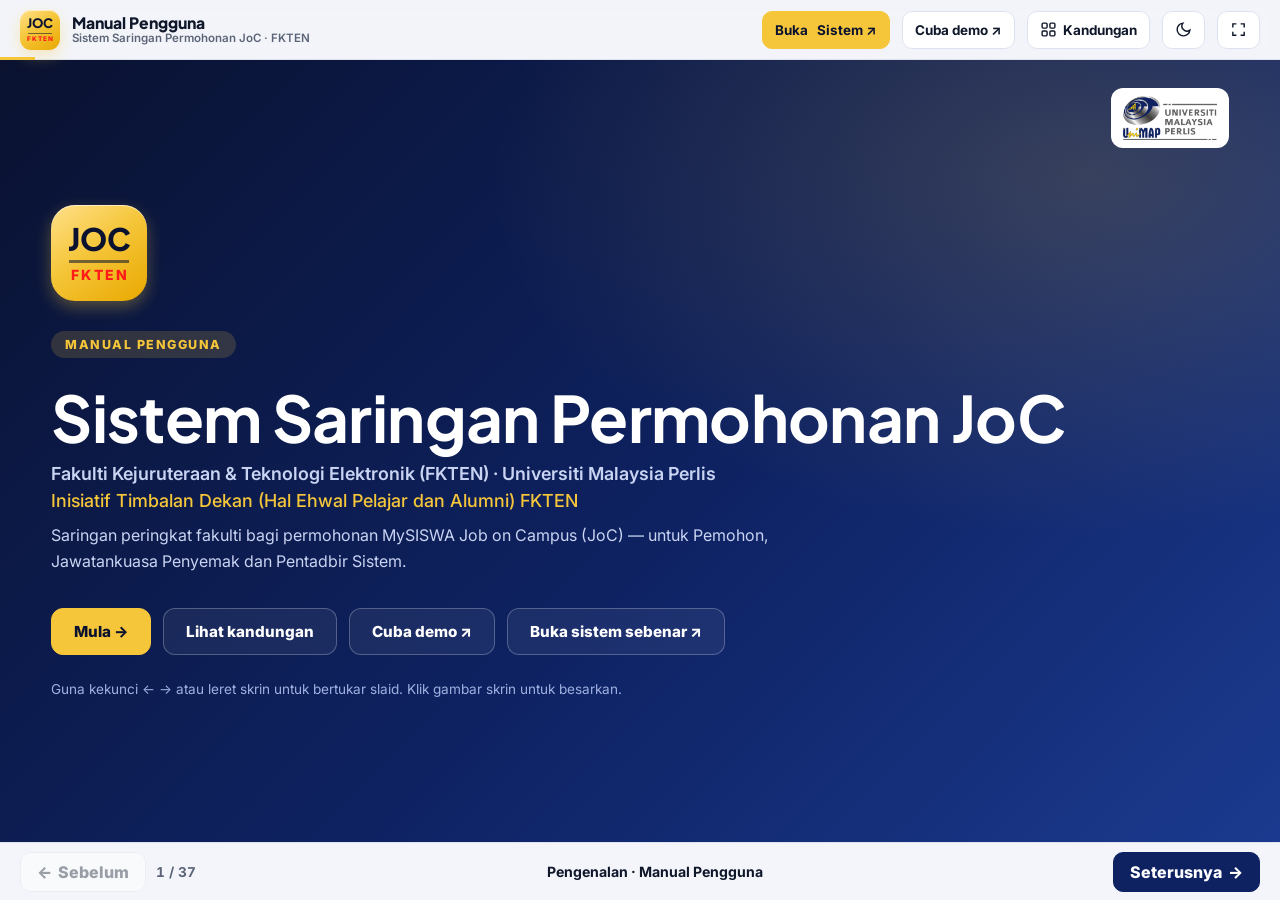
<file: index.html>
<!doctype html>
<html lang="ms">
<head>
<meta charset="utf-8">
<meta name="viewport" content="width=device-width, initial-scale=1">
<title>Manual Pengguna · Sistem Saringan Permohonan JoC FKTEN</title>
<meta name="description" content="Manual pengguna interaktif Sistem Saringan Permohonan JoC, Fakulti Kejuruteraan & Teknologi Elektronik (FKTEN), Universiti Malaysia Perlis.">
<link rel="icon" href="data:image/svg+xml,%3Csvg xmlns='http://www.w3.org/2000/svg' viewBox='0 0 64 64'%3E%3Crect width='64' height='64' rx='14' fill='%230e2262'/%3E%3Ctext x='32' y='41' font-family='Arial' font-weight='800' font-size='22' fill='%23f5c63a' text-anchor='middle'%3EJOC%3C/text%3E%3C/svg%3E">
<link rel="preconnect" href="https://fonts.googleapis.com">
<link rel="preconnect" href="https://fonts.gstatic.com" crossorigin>
<link href="https://fonts.googleapis.com/css2?family=Inter:wght@400;500;600;700;800&family=Plus+Jakarta+Sans:wght@700;800&display=swap" rel="stylesheet">
<script>
  // theme before first paint: saved choice, else the device setting
  (function () { var t = null; try { t = localStorage.getItem('jocman_theme'); } catch (e) {}
    if (t) document.documentElement.dataset.theme = t; })();
</script>
<style>
  :root {
    --navy: #0e2262; --navy-2: #1b3a8f; --gold: #f5c63a; --red: #ff1a1a;
    --bg: #f3f5fa; --surface: #ffffff; --surface-2: #eef1f8; --text: #0f172a; --muted: #5b6577; --border: #dde3ee;
    --accent: var(--navy); --accent-soft: #e6ebf8; --shadow: 0 10px 40px rgba(14, 34, 98, .12);
    --ok: #15803d; --warn: #b45309; --err: #b91c1c; --info: #1d4ed8;
    --font: Inter, system-ui, -apple-system, "Segoe UI", sans-serif; --display: "Plus Jakarta Sans", var(--font);
    color-scheme: light;
  }
  @media (prefers-color-scheme: dark) {
    :root:not([data-theme="light"]) {
      --bg: #0a1230; --surface: #111c45; --surface-2: #17245a; --text: #e8ecf8; --muted: #9aa6c8; --border: #24336e;
      --accent: #f5c63a; --accent-soft: rgba(245, 198, 58, .14); --shadow: 0 10px 40px rgba(0, 0, 0, .45);
      --ok: #4ade80; --warn: #fbbf24; --err: #f87171; --info: #93b4ff; color-scheme: dark;
    }
  }
  :root[data-theme="dark"] {
    --bg: #0a1230; --surface: #111c45; --surface-2: #17245a; --text: #e8ecf8; --muted: #9aa6c8; --border: #24336e;
    --accent: #f5c63a; --accent-soft: rgba(245, 198, 58, .14); --shadow: 0 10px 40px rgba(0, 0, 0, .45);
    --ok: #4ade80; --warn: #fbbf24; --err: #f87171; --info: #93b4ff; color-scheme: dark;
  }
  * { box-sizing: border-box; }
  html, body { margin: 0; height: 100%; }
  body { background: var(--bg); color: var(--text); font-family: var(--font); overflow: hidden; -webkit-font-smoothing: antialiased; }
  a { color: var(--accent); }
  button { font: inherit; color: inherit; }

  /* ---------- top bar */
  .top { position: fixed; inset: 0 0 auto 0; height: 60px; display: flex; align-items: center; gap: 12px; padding: 0 20px; z-index: 20;
    background: color-mix(in srgb, var(--bg) 82%, transparent); backdrop-filter: blur(10px); border-bottom: 1px solid var(--border); }
  .top .name { font-family: var(--display); font-weight: 800; font-size: .98rem; line-height: 1.15; }
  .top .name small { display: block; font-family: var(--font); font-weight: 600; font-size: .72rem; color: var(--muted); }
  .top .sp { flex: 1; }
  .tb { height: 38px; min-width: 38px; padding: 0 12px; border-radius: 10px; border: 1px solid var(--border); background: var(--surface); cursor: pointer;
    display: inline-flex; align-items: center; justify-content: center; gap: 6px; font-weight: 700; font-size: .84rem; text-decoration: none; color: var(--text); }
  .tb:hover { border-color: var(--accent); }
  .tb.gold { background: var(--gold); border-color: var(--gold); color: #0a1230; }
  .tb svg { width: 17px; height: 17px; }
  .progress { position: absolute; left: 0; bottom: -1px; height: 3px; background: var(--gold); transition: width .3s; }

  .logomark { position: relative; overflow: hidden; flex: none; display: inline-flex; flex-direction: column; align-items: center; justify-content: center;
    width: 40px; height: 40px; border-radius: 11px; background: linear-gradient(145deg, #ffe08a 0%, #f5c63a 45%, #e9a800 100%);
    box-shadow: 0 6px 16px rgba(245, 198, 58, .32), inset 0 1px 0 rgba(255, 255, 255, .6); }
  .logomark b { font-family: var(--display); font-weight: 800; font-size: 13px; line-height: 1; color: #0a1230; }
  .logomark i { display: block; width: 62%; height: 1.5px; background: rgba(10, 18, 48, .55); margin: 3px 0 2px; }
  .logomark em { font-style: normal; font-weight: 800; font-size: 6.4px; letter-spacing: .16em; padding-left: .16em; line-height: 1; color: var(--red); }
  .logomark.xl { width: 96px; height: 96px; border-radius: 24px; } .logomark.xl b { font-size: 31px; } .logomark.xl em { font-size: 14px; } .logomark.xl i { height: 3px; margin: 6px 0 5px; }

  /* ---------- slides */
  .deck { position: fixed; inset: 60px 0 58px 0; }
  .slide { position: absolute; inset: 0; padding: 28px clamp(18px, 4vw, 56px); overflow-y: auto; opacity: 0; visibility: hidden; transform: translateX(30px);
    transition: opacity .35s, transform .35s, visibility .35s; }
  .slide.on { opacity: 1; visibility: visible; transform: none; }
  .slide.prev { transform: translateX(-30px); }
  .inner { max-width: 1240px; margin: 0 auto; min-height: 100%; display: flex; flex-direction: column; justify-content: center; }
  .kicker { font-size: .74rem; font-weight: 800; letter-spacing: .14em; text-transform: uppercase; color: var(--accent); margin-bottom: 8px; display: flex; gap: 8px; align-items: center; }
  .kicker .dot { width: 8px; height: 8px; border-radius: 50%; background: var(--gold); }
  h1, h2, h3 { font-family: var(--display); margin: 0; letter-spacing: -.01em; }
  h2 { font-size: clamp(1.5rem, 2.6vw, 2.25rem); line-height: 1.15; }
  h3 { font-size: 1.05rem; }
  .lead { font-size: clamp(.98rem, 1.25vw, 1.12rem); color: var(--muted); line-height: 1.6; margin: 12px 0 0; max-width: 760px; }
  p { line-height: 1.6; }

  /* screenshot slides */
  .split { display: grid; grid-template-columns: minmax(300px, 0.85fr) 1.5fr; gap: clamp(20px, 3vw, 44px); align-items: center; }
  .split.rev { grid-template-columns: 1.5fr minmax(300px, 0.85fr); }
  .split.rev .txt { order: 2; }
  .frame { margin: 0; border-radius: 14px; overflow: hidden; background: var(--surface); box-shadow: var(--shadow); border: 1px solid var(--border); cursor: zoom-in; position: relative; }
  .frame .bar { height: 26px; display: flex; align-items: center; gap: 6px; padding: 0 12px; background: var(--surface-2); border-bottom: 1px solid var(--border); }
  .frame .bar span { width: 9px; height: 9px; border-radius: 50%; background: #cbd3e3; }
  .frame .bar span:nth-child(1) { background: #ff6b6b; } .frame .bar span:nth-child(2) { background: #ffc94d; } .frame .bar span:nth-child(3) { background: #3ccf6e; }
  .frame img { display: block; width: 100%; height: auto; }
  .frame .zoom { position: absolute; right: 10px; bottom: 10px; background: rgba(10, 18, 48, .72); color: #fff; font-size: .72rem; font-weight: 700; padding: 5px 10px; border-radius: 999px; opacity: 0; transition: opacity .2s; }
  .frame:hover .zoom { opacity: 1; }
  .frames2 { display: grid; grid-template-columns: 1fr 1fr; gap: 14px; }
  .phone { max-width: 300px; margin: 0 auto; border-radius: 34px; border: 9px solid #0a1230; overflow: hidden; box-shadow: var(--shadow); cursor: zoom-in; }
  .phone img { display: block; width: 100%; }

  ol.steps { list-style: none; padding: 0; margin: 20px 0 0; counter-reset: s; display: grid; gap: 12px; }
  ol.steps li { counter-increment: s; position: relative; padding: 3px 0 0 42px; min-height: 30px; line-height: 1.5; font-size: .96rem; }
  ol.steps li::before { content: counter(s); position: absolute; left: 0; top: 0; width: 30px; height: 30px; border-radius: 50%; background: var(--navy); color: #fff; display: grid; place-items: center; font-weight: 800; font-size: .85rem; }
  :root[data-theme="dark"] ol.steps li::before { background: var(--gold); color: #0a1230; }
  @media (prefers-color-scheme: dark) { :root:not([data-theme="light"]) ol.steps li::before { background: var(--gold); color: #0a1230; } }
  ul.ticks { list-style: none; padding: 0; margin: 16px 0 0; display: grid; gap: 9px; }
  ul.ticks li { padding-left: 26px; position: relative; line-height: 1.5; font-size: .96rem; }
  ul.ticks li::before { content: '✓'; position: absolute; left: 0; top: 0; color: var(--ok); font-weight: 800; }
  .tip { margin-top: 18px; padding: 12px 14px; border-radius: 12px; background: var(--accent-soft); border-left: 4px solid var(--gold); font-size: .9rem; line-height: 1.55; }
  .tip.warn { background: color-mix(in srgb, var(--warn) 12%, transparent); border-left-color: var(--warn); }
  .ui { display: inline-block; padding: 1px 8px; border-radius: 7px; background: var(--surface-2); border: 1px solid var(--border); font-weight: 700; font-size: .88em; white-space: nowrap; }
  .ui.gold { background: var(--gold); border-color: var(--gold); color: #0a1230; }

  /* cards */
  .cards { display: grid; gap: 16px; margin-top: 26px; }
  .c2 { grid-template-columns: repeat(2, 1fr); } .c3 { grid-template-columns: repeat(3, 1fr); } .c4 { grid-template-columns: repeat(4, 1fr); }
  .card { background: var(--surface); border: 1px solid var(--border); border-radius: 16px; padding: 20px; box-shadow: 0 2px 10px rgba(14, 34, 98, .05); }
  .card .ico { width: 42px; height: 42px; border-radius: 12px; display: grid; place-items: center; background: var(--accent-soft); color: var(--accent); font-size: 1.25rem; margin-bottom: 12px; }
  .card p { margin: 6px 0 0; color: var(--muted); font-size: .92rem; }
  .big { font-family: var(--display); font-size: 2rem; font-weight: 800; color: var(--accent); line-height: 1; }
  a.card { text-decoration: none; color: inherit; transition: transform .15s, border-color .15s; }
  a.card:hover { transform: translateY(-3px); border-color: var(--gold); }

  /* flow */
  .flow { display: grid; grid-template-columns: repeat(4, 1fr); gap: 14px; margin-top: 28px; position: relative; }
  .flow .card { position: relative; cursor: pointer; transition: border-color .2s, transform .2s; }
  .flow .card.on, .flow .card:hover { border-color: var(--gold); transform: translateY(-3px); }
  .flow .n { width: 34px; height: 34px; border-radius: 50%; background: var(--gold); color: #0a1230; display: grid; place-items: center; font-weight: 800; margin-bottom: 10px; }
  .flow .card:not(:last-child)::after { content: '→'; position: absolute; right: -14px; top: 50%; transform: translate(50%, -50%); color: var(--muted); font-weight: 800; }
  .flow-detail { margin-top: 16px; min-height: 64px; }
  .chips { display: flex; flex-wrap: wrap; gap: 8px; margin-top: 18px; }
  .chip { padding: 5px 12px; border-radius: 999px; font-size: .8rem; font-weight: 700; border: 1px solid transparent; }
  .s-draft { background: #eef0f4; color: #475569; } .s-sub { background: #dbeafe; color: #1e40af; } .s-amend { background: #fef3c7; color: #92400e; }
  .s-resub { background: #e0e7ff; color: #3730a3; } .s-ok { background: #dcfce7; color: #166534; } .s-rej { background: #fee2e2; color: #991b1b; }

  /* table */
  table.t { width: 100%; border-collapse: collapse; margin-top: 20px; font-size: .92rem; background: var(--surface); border-radius: 14px; overflow: hidden; box-shadow: 0 2px 10px rgba(14, 34, 98, .05); }
  table.t th, table.t td { padding: 11px 14px; text-align: left; border-bottom: 1px solid var(--border); vertical-align: top; }
  table.t th { background: var(--surface-2); font-size: .78rem; letter-spacing: .06em; text-transform: uppercase; color: var(--muted); }
  table.t tr:last-child td { border-bottom: 0; }

  /* cover & section */
  .slide.cover, .slide.section { background: radial-gradient(1000px 600px at 85% 15%, rgba(245, 198, 58, .18), transparent 60%), linear-gradient(135deg, #0a1230, #0e2262 55%, #1b3a8f); color: #fff; }
  .cover .inner, .section .inner { align-items: flex-start; }
  .cover h1 { font-size: clamp(2.2rem, 5vw, 4rem); line-height: 1.05; margin-top: 26px; }
  .cover .fac { color: #c9d3f2; font-weight: 600; margin-top: 12px; font-size: clamp(1rem, 1.4vw, 1.2rem); }
  .cover .eyebrow { display: inline-block; margin-top: 30px; padding: 6px 14px; border-radius: 999px; background: rgba(245, 198, 58, .16); color: var(--gold); font-weight: 800; font-size: .78rem; letter-spacing: .12em; text-transform: uppercase; }
  .cover .btns { display: flex; gap: 12px; flex-wrap: wrap; margin-top: 34px; }
  .cover .btn { padding: 13px 22px; border-radius: 12px; font-weight: 800; text-decoration: none; border: 1px solid rgba(255, 255, 255, .25); color: #fff; background: rgba(255, 255, 255, .06); cursor: pointer; font-size: .95rem; }
  .cover .btn.gold { background: var(--gold); color: #0a1230; border-color: var(--gold); }
  .cover .hint { margin-top: 26px; color: #9fb0e0; font-size: .85rem; }
  .cover .unimap { position: absolute; right: clamp(18px, 4vw, 56px); top: 28px; background: #fff; border-radius: 12px; padding: 8px 12px; }
  .cover .unimap img { height: 44px; display: block; }
  .section .num { font-family: var(--display); font-size: clamp(4rem, 10vw, 8rem); font-weight: 800; color: var(--gold); line-height: 1; opacity: .9; }
  .section h2 { font-size: clamp(2rem, 4vw, 3.2rem); margin-top: 10px; }
  .section .lead { color: #c9d3f2; }
  .section .who { display: flex; gap: 10px; flex-wrap: wrap; margin-top: 22px; }
  .section .who span { padding: 6px 14px; border-radius: 999px; border: 1px solid rgba(255, 255, 255, .25); font-weight: 700; font-size: .85rem; }

  /* faq */
  details { background: var(--surface); border: 1px solid var(--border); border-radius: 12px; padding: 0 16px; }
  details + details { margin-top: 10px; }
  summary { cursor: pointer; padding: 14px 0; font-weight: 700; list-style: none; display: flex; justify-content: space-between; gap: 12px; }
  summary::after { content: '+'; color: var(--accent); font-weight: 800; font-size: 1.2rem; line-height: 1; }
  details[open] summary::after { content: '–'; }
  details p { margin: 0 0 14px; color: var(--muted); font-size: .94rem; }
  .faq { margin-top: 22px; display: grid; grid-template-columns: 1fr 1fr; gap: 0 16px; align-items: start; }
  .faq > div > details + details { margin-top: 10px; }

  /* bottom nav */
  .bottom { position: fixed; inset: auto 0 0 0; height: 58px; display: flex; align-items: center; justify-content: space-between; gap: 10px; padding: 0 20px; z-index: 20;
    border-top: 1px solid var(--border); background: color-mix(in srgb, var(--bg) 88%, transparent); backdrop-filter: blur(10px); }
  .bottom .count { font-weight: 700; font-size: .85rem; color: var(--muted); font-variant-numeric: tabular-nums; }
  .bottom .title { font-weight: 700; font-size: .88rem; overflow: hidden; text-overflow: ellipsis; white-space: nowrap; flex: 1; text-align: center; }
  .navbtn { height: 40px; padding: 0 16px; border-radius: 10px; border: 1px solid var(--border); background: var(--surface); cursor: pointer; font-weight: 800; display: inline-flex; align-items: center; gap: 6px; }
  .navbtn.next { background: var(--navy); color: #fff; border-color: var(--navy); }
  .navbtn:disabled { opacity: .4; cursor: default; }

  /* overview */
  .overview { position: fixed; inset: 0; z-index: 40; background: color-mix(in srgb, var(--bg) 96%, transparent); backdrop-filter: blur(6px); overflow-y: auto; padding: 24px clamp(16px, 4vw, 48px); display: none; }
  .overview.on { display: block; }
  .ov-head { display: flex; justify-content: space-between; align-items: center; max-width: 1240px; margin: 0 auto 18px; }
  .ov-group { max-width: 1240px; margin: 0 auto 22px; }
  .ov-group h3 { font-size: .78rem; letter-spacing: .12em; text-transform: uppercase; color: var(--muted); margin-bottom: 10px; }
  .ov-grid { display: grid; grid-template-columns: repeat(auto-fill, minmax(200px, 1fr)); gap: 10px; }
  .ov-item { text-align: left; padding: 12px 14px; border-radius: 12px; border: 1px solid var(--border); background: var(--surface); cursor: pointer; font-weight: 600; font-size: .88rem; display: flex; gap: 10px; align-items: baseline; }
  .ov-item b { color: var(--accent); font-variant-numeric: tabular-nums; min-width: 22px; }
  .ov-item.on { border-color: var(--gold); box-shadow: 0 0 0 2px var(--gold); }

  /* lightbox */
  .lightbox { position: fixed; inset: 0; z-index: 50; background: rgba(5, 10, 30, .9); display: none; align-items: center; justify-content: center; padding: 24px; cursor: zoom-out; }
  .lightbox.on { display: flex; }
  .lightbox img { max-width: 100%; max-height: 100%; border-radius: 10px; box-shadow: 0 20px 60px rgba(0, 0, 0, .5); }
  .lightbox .x { position: absolute; top: 16px; right: 20px; color: #fff; font-size: .85rem; font-weight: 700; }

  @media (max-width: 900px) {
    .split, .split.rev { grid-template-columns: 1fr; }
    .split.rev .txt { order: 0; }
    .c3, .c4, .flow { grid-template-columns: 1fr 1fr; }
    .flow .card::after { display: none; }
    .faq { grid-template-columns: 1fr; }
    .faq > div + div { margin-top: 10px; }
    .inner { justify-content: flex-start; }
    .top .hide-sm, .bottom .title { display: none; }
  }
  @media (max-width: 560px) {
    .c2, .c3, .c4, .flow, .frames2 { grid-template-columns: 1fr; }
    .top { padding: 0 12px; } .top .name small { display: none; }
    .cover .unimap { position: static; display: inline-block; margin-bottom: 8px; }
    table.t { font-size: .84rem; } table.t th, table.t td { padding: 9px 10px; }
  }
  @media (prefers-reduced-motion: reduce) { .slide { transition: none; } }
  @media print {
    body { overflow: visible; } .top, .bottom, .overview, .lightbox { display: none !important; }
    .deck { position: static; } .slide { position: relative; opacity: 1; visibility: visible; transform: none; page-break-after: always; overflow: visible; min-height: 100vh; }
  }
</style>
</head>
<body>

<header class="top">
  <span class="logomark"><b>JOC</b><i></i><em>FKTEN</em></span>
  <div class="name">Manual Pengguna<small>Sistem Saringan Permohonan JoC · FKTEN</small></div>
  <div class="sp"></div>
  <a class="tb gold" href="https://script.google.com/a/macros/unimap.edu.my/s/AKfycbzIDn8U1lK2ytuUc8QofVW7gcd-ScI2PoUUw6cmkPMZvK7X3r18yaGmtmRShgQh-ZTEXw/exec" target="_blank" rel="noopener" title="Buka sistem sebenar" style="white-space:nowrap"><span class="hide-sm">Buka&nbsp;</span>Sistem ↗</a>
  <a class="tb hide-sm" href="demo/index.html" target="_blank" rel="noopener">Cuba demo ↗</a>
  <button class="tb" id="btn-ov" title="Semua slaid (O)" aria-label="Semua slaid"><svg viewBox="0 0 24 24" fill="none" stroke="currentColor" stroke-width="2"><rect x="3" y="3" width="7" height="7" rx="1.5"/><rect x="14" y="3" width="7" height="7" rx="1.5"/><rect x="3" y="14" width="7" height="7" rx="1.5"/><rect x="14" y="14" width="7" height="7" rx="1.5"/></svg><span class="hide-sm">Kandungan</span></button>
  <button class="tb" id="btn-theme" title="Tema cerah / gelap" aria-label="Tukar tema"><svg viewBox="0 0 24 24" fill="none" stroke="currentColor" stroke-width="2"><path d="M21 12.8A9 9 0 1 1 11.2 3a7 7 0 0 0 9.8 9.8z"/></svg></button>
  <button class="tb hide-sm" id="btn-fs" title="Skrin penuh (F)" aria-label="Skrin penuh"><svg viewBox="0 0 24 24" fill="none" stroke="currentColor" stroke-width="2"><path d="M4 9V4h5M20 9V4h-5M4 15v5h5M20 15v5h-5"/></svg></button>
  <div class="progress" id="progress"></div>
</header>

<main class="deck" id="deck">

  <!-- ============================== PENGENALAN -->
  <section class="slide cover" data-title="Manual Pengguna" data-group="Pengenalan">
    <div class="unimap"><img src="assets/unimap_logo.png" alt="Universiti Malaysia Perlis"></div>
    <div class="inner">
      <span class="logomark xl"><b>JOC</b><i></i><em>FKTEN</em></span>
      <span class="eyebrow">Manual Pengguna</span>
      <h1>Sistem Saringan Permohonan JoC</h1>
      <div class="fac">Fakulti Kejuruteraan &amp; Teknologi Elektronik (FKTEN) · Universiti Malaysia Perlis</div>
      <div class="fac" style="margin-top:6px;font-weight:500;color:var(--gold)">Inisiatif Timbalan Dekan (Hal Ehwal Pelajar dan Alumni) FKTEN</div>
      <p class="lead" style="color:#c9d3f2">Saringan peringkat fakulti bagi permohonan MySISWA Job on Campus (JoC) — untuk Pemohon, Jawatankuasa Penyemak dan Pentadbir Sistem.</p>
      <div class="btns">
        <button class="btn gold" data-go="next">Mula →</button>
        <button class="btn" data-ov>Lihat kandungan</button>
        <a class="btn" href="demo/index.html" target="_blank" rel="noopener">Cuba demo ↗</a>
        <a class="btn" href="https://script.google.com/a/macros/unimap.edu.my/s/AKfycbzIDn8U1lK2ytuUc8QofVW7gcd-ScI2PoUUw6cmkPMZvK7X3r18yaGmtmRShgQh-ZTEXw/exec" target="_blank" rel="noopener">Buka sistem sebenar ↗</a>
      </div>
      <div class="hint">Guna kekunci ← → atau leret skrin untuk bertukar slaid. Klik gambar skrin untuk besarkan.</div>
    </div>
  </section>

  <section class="slide" data-title="Kandungan" data-group="Pengenalan">
    <div class="inner">
      <div class="kicker"><span class="dot"></span>Kandungan</div>
      <h2>Apa yang ada dalam manual ini</h2>
      <p class="lead">Pilih bahagian yang berkaitan dengan peranan anda. Semua staf boleh mula dengan Bahagian 1.</p>
      <div class="cards c4">
        <a class="card" href="#" data-jump="pengenalan"><div class="ico">📘</div><h3>1 · Pengenalan</h3><p>Apa itu JoC, aliran proses, peranan dan cara log masuk.</p></a>
        <a class="card" href="#" data-jump="pemohon"><div class="ico">📝</div><h3>2 · Pemohon</h3><p>Isi borang, lampirkan bukti, hantar, buat pindaan dan muat turun surat.</p></a>
        <a class="card" href="#" data-jump="penyemak"><div class="ico">✅</div><h3>3 · Jawatankuasa Penyemak</h3><p>Semak permohonan, buat keputusan, surat kelulusan dan laporan.</p></a>
        <a class="card" href="#" data-jump="pentadbir"><div class="ico">⚙️</div><h3>4 · Pentadbir</h3><p>Urus pengguna dan peranan, tetapan emel dan log emel.</p></a>
      </div>
      <div class="cards c2" style="margin-top:16px">
        <a class="card" href="#" data-jump="faq"><div class="ico">❓</div><h3>Soalan lazim</h3><p>Jawapan ringkas kepada soalan yang biasa ditanya.</p></a>
        <a class="card" href="#" data-jump="demo"><div class="ico">🖱️</div><h3>Cuba sendiri</h3><p>Demo dengan data contoh — klik dan cuba setiap peranan tanpa menjejaskan sistem sebenar.</p></a>
      </div>
    </div>
  </section>

  <section class="slide" data-title="Apa itu MySISWA JoC?" data-group="Pengenalan" data-anchor="pengenalan">
    <div class="inner">
      <div class="kicker"><span class="dot"></span>Pengenalan</div>
      <h2>Apa itu MySISWA Job on Campus (JoC)?</h2>
      <p class="lead">Inisiatif Kementerian Pendidikan Tinggi (Belanjawan 2026) yang memberi peluang kepada mahasiswa universiti awam bekerja sambilan di dalam kampus — menjana pendapatan sambil menimba pengalaman kerja sebenar. Di UniMAP, program ini diselaraskan oleh CGEE.</p>
      <div class="cards c4">
        <div class="card"><div class="big">RM6.00</div><p>kadar bayaran sejam</p></div>
        <div class="card"><div class="big">20 jam</div><p>maksimum seminggu semasa semester</p></div>
        <div class="card"><div class="big">40 jam</div><p>maksimum seminggu semasa cuti semester</p></div>
        <div class="card"><div class="big">5</div><p>kluster: Pentadbiran &amp; Operasi · Perkhidmatan · Teknikal · Project Based / Profesional · Keusahawanan</p></div>
      </div>
      <div class="tip warn"><b>Tidak dibenarkan:</b> kerja berisiko tinggi atau kerja 3D (kotor, bahaya, sukar). Syarat pelajar tertakluk kepada garis panduan terkini UniMAP / CGEE.</div>
    </div>
  </section>

  <section class="slide" data-title="Kenapa sistem ini?" data-group="Pengenalan">
    <div class="inner">
      <div class="kicker"><span class="dot"></span>Pengenalan</div>
      <h2>Kenapa saringan peringkat fakulti?</h2>
      <p class="lead">Sebelum staf mendaftar tawaran latihan di portal kebangsaan MySISWA@JoC, setiap program JoC di FKTEN disemak dan diluluskan dahulu oleh <b>Jawatankuasa Penyemak JOC FKTEN</b> bagi pihak Timbalan Dekan (Hal Ehwal Pelajar dan Alumni) — TD HEPA.</p>
      <div class="cards c3">
        <div class="card"><div class="ico">🗂️</div><h3>Satu tempat</h3><p>Borang, bukti kelulusan, ulasan dan keputusan disimpan bersama — tiada lagi emel berselerak.</p></div>
        <div class="card"><div class="ico">📨</div><h3>Emel automatik</h3><p>Pemohon, Penyemak dan CGEE dimaklumkan secara automatik pada setiap peringkat.</p></div>
        <div class="card"><div class="ico">📄</div><h3>Surat kelulusan PDF</h3><p>Surat rasmi berletterhead FKTEN dijana serta-merta apabila diluluskan.</p></div>
        <div class="card"><div class="ico">🔒</div><h3>Akaun UniMAP sahaja</h3><p>Log masuk dengan akaun Google @unimap.edu.my. Fail disimpan secara peribadi dalam Google Drive fakulti.</p></div>
        <div class="card"><div class="ico">🕓</div><h3>Rekod lengkap</h3><p>Setiap tindakan direkod (siapa, bila, versi) untuk rujukan dan laporan.</p></div>
        <div class="card"><div class="ico">📱</div><h3>Boleh guna di telefon</h3><p>Paparan menyesuaikan diri dengan komputer, tablet dan telefon.</p></div>
      </div>
    </div>
  </section>

  <section class="slide" data-title="Aliran proses" data-group="Pengenalan">
    <div class="inner">
      <div class="kicker"><span class="dot"></span>Pengenalan</div>
      <h2>Aliran proses dalam 4 langkah</h2>
      <p class="lead">Klik setiap langkah untuk penerangan.</p>
      <div class="flow" id="flow">
        <div class="card on" data-d="Pemohon mengisi butiran program JoC (4 langkah ringkas) dan melampirkan bukti kelulusan program — kertas kerja, emel atau surat kelulusan. Mohon sekurang-kurangnya 7 hari sebelum tarikh mula. Draf disimpan secara automatik."><div class="n">1</div><h3>Mohon di sistem ini</h3><p>Pemohon</p></div>
        <div class="card" data-d="Semua Penyemak menerima emel. Penyemak yang bebas klik &quot;Saya semak&quot; supaya penyemak lain tahu permohonan sedang disemak, kemudian memilih Lulus, Pindaan atau Tolak — dalam 3 hari bekerja. Jika Pindaan, pemohon membetulkan dan menghantar semula; medan yang berubah ditanda untuk Penyemak."><div class="n">2</div><h3>Semakan Jawatankuasa</h3><p>Jawatankuasa Penyemak</p></div>
        <div class="card" data-d="Apabila diluluskan, surat kelulusan PDF dijana dengan nombor rujukan (cth. UniMAP/FKTEN/HEPA/JOC/2026/001) dan dihantar melalui emel kepada pemohon (s.k. Penyemak) dan CGEE."><div class="n">3</div><h3>Surat kelulusan</h3><p>Automatik</p></div>
        <div class="card" data-d="Pemohon mendaftar tawaran latihan di portal MySISWA@JoC (joc.mohe.gov.my) menggunakan maklumat yang diluluskan, dan mengisi butiran pelajar terus di portal JoC. Fail CSV disediakan untuk memudahkan salinan."><div class="n">4</div><h3>Daftar di portal JoC</h3><p>Pemohon</p></div>
      </div>
      <div class="card flow-detail" id="flow-detail"></div>
      <div class="chips"><span class="small" style="font-weight:700;color:var(--muted);align-self:center">Status:</span>
        <span class="chip s-draft">Draf</span><span class="chip s-sub">Dihantar</span><span class="chip s-amend">Perlu pindaan</span><span class="chip s-resub">Dihantar semula</span><span class="chip s-ok">Lulus</span><span class="chip s-rej">Ditolak</span>
      </div>
    </div>
  </section>

  <section class="slide" data-title="Peranan pengguna" data-group="Pengenalan">
    <div class="inner">
      <div class="kicker"><span class="dot"></span>Pengenalan</div>
      <h2>Peranan dalam sistem</h2>
      <p class="lead">Setiap staf yang log masuk secara automatik menjadi <b>Pemohon</b>. Peranan lain diberikan oleh Pentadbir. Satu akaun boleh mempunyai lebih daripada satu peranan.</p>
      <div class="cards c4">
        <div class="card"><div class="ico">📝</div><h3>Pemohon</h3><p>Semua staf FKTEN. Mohon JoC untuk program, buat pindaan, muat turun surat kelulusan.</p></div>
        <div class="card"><div class="ico">✅</div><h3>Penyemak</h3><p>Ahli Jawatankuasa Penyemak JOC FKTEN. Semak permohonan dan buat keputusan bagi pihak TD HEPA.</p></div>
        <div class="card"><div class="ico">⚙️</div><h3>Pentadbir Sistem</h3><p>Urus pengguna, peranan, senarai pilihan dan tetapan emel.</p></div>
        <div class="card"><div class="ico">📊</div><h3>Pemerhati</h3><p>Pengurusan fakulti (cth. Dekan). Lihat semua permohonan dan laporan sahaja.</p></div>
      </div>
    </div>
  </section>

  <section class="slide" data-title="Log masuk" data-group="Pengenalan">
    <div class="inner split">
      <div class="txt">
        <div class="kicker"><span class="dot"></span>Pengenalan</div>
        <h2>Log masuk</h2>
        <ol class="steps">
          <li>Buka pautan sistem yang dikongsi oleh fakulti.</li>
          <li>Klik <span class="ui">Log masuk dengan akaun UniMAP</span>.</li>
          <li>Pilih akaun <b>@unimap.edu.my</b> anda di skrin Google.</li>
          <li>Kali pertama sahaja: semak profil anda — ia diisi automatik daripada Senarai Staf FKTEN.</li>
        </ol>
        <div class="tip">Akaun Gmail peribadi <b>tidak dibenarkan</b>. Ralat "Sorry, unable to open the file" atau masuk dengan akaun yang salah? Lihat <a href="#" data-jump="akaun" style="color:var(--accent);font-weight:700">Masalah akaun Google</a>.</div>
      </div>
      <div class="frames2">
        <figure class="frame"><div class="bar"><span></span><span></span><span></span></div><img src="assets/shots/01-landing.jpg" alt="Halaman utama sistem" loading="lazy"><span class="zoom">Klik untuk besarkan</span></figure>
        <figure class="frame"><div class="bar"><span></span><span></span><span></span></div><img src="assets/shots/02-chooser.jpg" alt="Pilih akaun" loading="lazy"><span class="zoom">Klik untuk besarkan</span></figure>
      </div>
    </div>
  </section>

  <section class="slide" data-title="Pilih peranan" data-group="Pengenalan">
    <div class="inner split rev">
      <div class="txt">
        <div class="kicker"><span class="dot"></span>Pengenalan</div>
        <h2>Pilih peranan</h2>
        <p class="lead">Jika akaun anda mempunyai lebih daripada satu peranan (contohnya seorang Pentadbir yang juga Pemohon dan Penyemak), sistem akan bertanya peranan untuk sesi ini.</p>
        <ul class="ticks">
          <li>Klik kad peranan untuk masuk.</li>
          <li>Tukar peranan bila-bila masa melalui menu di bahagian atas skrin atau menu avatar.</li>
          <li>Pilihan anda diingati untuk lawatan seterusnya.</li>
        </ul>
      </div>
      <figure class="frame"><div class="bar"><span></span><span></span><span></span></div><img src="assets/shots/03-roles.jpg" alt="Pilih peranan" loading="lazy"><span class="zoom">Klik untuk besarkan</span></figure>
    </div>
  </section>

  <!-- ============================== PEMOHON -->
  <section class="slide section" data-title="Bahagian 2: Pemohon" data-group="Pemohon" data-anchor="pemohon">
    <div class="inner">
      <div class="num">02</div>
      <h2>Pemohon</h2>
      <p class="lead">Dari profil hingga surat kelulusan — langkah demi langkah untuk staf yang memohon JoC.</p>
      <div class="who"><span>Profil</span><span>Borang 4 langkah</span><span>Bukti kelulusan</span><span>Pindaan</span><span>Surat &amp; portal JoC</span></div>
    </div>
  </section>

  <section class="slide" data-title="Semak profil" data-group="Pemohon">
    <div class="inner split">
      <div class="txt">
        <div class="kicker"><span class="dot"></span>Pemohon</div>
        <h2>Semak profil (kali pertama)</h2>
        <ol class="steps">
          <li>Nama, no. staf, jawatan, jabatan dan no. telefon <b>diisi automatik</b> daripada Senarai Staf FKTEN.</li>
          <li>Semak nama penuh anda — nama ini dicetak pada surat kelulusan.</li>
          <li>Jika ada yang salah, betulkan dan maklumkan kepada pentadbir supaya Senarai Staf dikemas kini.</li>
          <li>Klik <span class="ui">Simpan</span>.</li>
        </ol>
        <div class="tip">Jika emel anda tiada dalam Senarai Staf FKTEN (cth. staf baharu), isi maklumat sendiri. Profil boleh dikemas kini kemudian melalui menu avatar › <b>Profil saya</b>.</div>
      </div>
      <figure class="frame"><div class="bar"><span></span><span></span><span></span></div><img src="assets/shots/04-profile.jpg" alt="Profil" loading="lazy"><span class="zoom">Klik untuk besarkan</span></figure>
    </div>
  </section>

  <section class="slide" data-title="Laman utama pemohon" data-group="Pemohon">
    <div class="inner split rev">
      <div class="txt">
        <div class="kicker"><span class="dot"></span>Pemohon</div>
        <h2>Laman utama</h2>
        <ul class="ticks">
          <li>Kad ringkasan: Draf, Dalam semakan, Perlu pindaan, Lulus — <b>klik kad</b> untuk terus ke senarai berkenaan.</li>
          <li>Senarai permohonan terkini dengan status berwarna.</li>
          <li>Butang <span class="ui gold">+ Permohonan Baharu</span> untuk mula memohon.</li>
          <li>Butang <span class="ui">⟳</span> di bahagian atas untuk mengemas kini status terkini.</li>
        </ul>
      </div>
      <figure class="frame"><div class="bar"><span></span><span></span><span></span></div><img src="assets/shots/05-applicant-home.jpg" alt="Laman utama pemohon" loading="lazy"><span class="zoom">Klik untuk besarkan</span></figure>
    </div>
  </section>

  <section class="slide" data-title="Sebelum mula" data-group="Pemohon">
    <div class="inner split">
      <div class="txt">
        <div class="kicker"><span class="dot"></span>Pemohon</div>
        <h2>Sebelum anda mula</h2>
        <p class="lead">Halaman ini dipaparkan setiap kali anda memohon. Sediakan perkara berikut:</p>
        <ul class="ticks">
          <li>Kertas kerja / emel / surat kelulusan program (PDF atau gambar).</li>
          <li>Tarikh mula dan tamat, bilangan pelajar dan jumlah jam bagi setiap pelajar.</li>
          <li>Skop tugas pelajar (satu tugas setiap baris).</li>
        </ul>
        <div class="tip warn"><b>Tempoh permohonan:</b> mohon <b>sekurang-kurangnya 7 hari</b> sebelum tarikh mula. Permohonan disemak dalam <b>3 hari bekerja</b>. Tiada jaminan kelulusan jika dihantar lewat — rancang lebih awal.</div>
        <div class="tip">Butiran pelajar (nama, no. matrik) <b>tidak</b> diisi di sini — ia diisi terus di portal JoC selepas permohonan diluluskan.</div>
      </div>
      <figure class="frame"><div class="bar"><span></span><span></span><span></span></div><img src="assets/shots/06-apply.jpg" alt="Sebelum mula" loading="lazy"><span class="zoom">Klik untuk besarkan</span></figure>
    </div>
  </section>

  <section class="slide" data-title="Borang 1: Program" data-group="Pemohon">
    <div class="inner split rev">
      <div class="txt">
        <div class="kicker"><span class="dot"></span>Pemohon · Langkah 1 / 4</div>
        <h2>Maklumat program</h2>
        <ol class="steps">
          <li>Nama program / aktiviti.</li>
          <li>Penganjur / unit — taip bebas (makmal, kelab, projek, rakan industri).</li>
          <li>Penerangan ringkas / objektif (2–3 baris).</li>
          <li>Jenis tawaran dan jenis tempoh latihan — sama seperti pilihan di portal JoC.</li>
        </ol>
        <div class="tip">Draf <b>disimpan secara automatik</b> semasa anda menaip. Anda boleh keluar dan sambung kemudian.</div>
      </div>
      <figure class="frame"><div class="bar"><span></span><span></span><span></span></div><img src="assets/shots/07-form-step1.jpg" alt="Langkah 1" loading="lazy"><span class="zoom">Klik untuk besarkan</span></figure>
    </div>
  </section>

  <section class="slide" data-title="Borang 2: Keperluan JOC" data-group="Pemohon">
    <div class="inner split">
      <div class="txt">
        <div class="kicker"><span class="dot"></span>Pemohon · Langkah 2 / 4</div>
        <h2>Keperluan JOC</h2>
        <ol class="steps">
          <li>Jawatan / jenis latihan dan kategori latihan.</li>
          <li>Bilangan pelajar dan jumlah jam setiap pelajar.</li>
          <li>Tarikh mula dan tarikh tamat.</li>
          <li>Skop tugas — tambah satu tugas setiap baris, susun dengan anak panah.</li>
        </ol>
        <div class="tip"><b>Anggaran kos</b> dikira automatik (pelajar × jam × RM6), berserta purata jam seminggu supaya anda boleh pastikan ia dalam had JoC.</div>
        <div class="tip warn">Jika tarikh mula <b>kurang daripada 7 hari</b> lagi, amaran kuning <b>Permohonan segera</b> dipaparkan. Anda masih boleh menghantar, tetapi tiada jaminan kelulusan sebelum tarikh mula.</div>
      </div>
      <figure class="frame"><div class="bar"><span></span><span></span><span></span></div><img src="assets/shots/07-form-step2.jpg" alt="Langkah 2" loading="lazy"><span class="zoom">Klik untuk besarkan</span></figure>
    </div>
  </section>

  <section class="slide" data-title="Borang 3: Bukti kelulusan" data-group="Pemohon">
    <div class="inner split rev">
      <div class="txt">
        <div class="kicker"><span class="dot"></span>Pemohon · Langkah 3 / 4</div>
        <h2>Bukti kelulusan program</h2>
        <ol class="steps">
          <li>Klik kotak muat naik (atau seret fail ke dalamnya).</li>
          <li>Pilih jenis bukti: kertas kerja, emel kelulusan, surat kelulusan atau lain-lain.</li>
          <li>Isi siapa yang meluluskan program, jawatan dan tarikh kelulusan.</li>
        </ol>
        <div class="tip">Format: PDF, JPG atau PNG — maksimum <b>10 MB</b> setiap fail. Boleh lampir lebih daripada satu fail. Fail disimpan secara peribadi dan hanya boleh dibuka oleh anda dan Penyemak.</div>
      </div>
      <figure class="frame"><div class="bar"><span></span><span></span><span></span></div><img src="assets/shots/07-form-step3.jpg" alt="Langkah 3" loading="lazy"><span class="zoom">Klik untuk besarkan</span></figure>
    </div>
  </section>

  <section class="slide" data-title="Borang 4: Semak &amp; hantar" data-group="Pemohon">
    <div class="inner split">
      <div class="txt">
        <div class="kicker"><span class="dot"></span>Pemohon · Langkah 4 / 4</div>
        <h2>Semak &amp; hantar</h2>
        <ol class="steps">
          <li>Semak ringkasan permohonan. Langkah yang belum lengkap dipaparkan sebagai butang — klik untuk terus ke langkah itu.</li>
          <li>Tandakan <b>perakuan</b>.</li>
          <li>Klik <span class="ui gold">Hantar permohonan</span>.</li>
        </ol>
        <div class="tip">Selepas dihantar, anda menerima <b>nombor rujukan</b> (cth. JOC-FKTEN-2026-0007) dan semua Penyemak dimaklumkan melalui emel. Permohonan tidak boleh diubah kecuali Jawatankuasa Penyemak meminta pindaan.</div>
      </div>
      <figure class="frame"><div class="bar"><span></span><span></span><span></span></div><img src="assets/shots/07-form-step4.jpg" alt="Langkah 4" loading="lazy"><span class="zoom">Klik untuk besarkan</span></figure>
    </div>
  </section>

  <section class="slide" data-title="Permohonan saya" data-group="Pemohon">
    <div class="inner split">
      <div class="txt">
        <div class="kicker"><span class="dot"></span>Pemohon</div>
        <h2>Permohonan saya</h2>
        <ul class="ticks">
          <li>Semua permohonan anda, termasuk draf. Tapis dengan tab: Semua · Draf · Dalam semakan · Perlu pindaan · Lulus · Ditolak.</li>
          <li>Ulasan Jawatankuasa Penyemak (sebab ditolak / pindaan diminta) dipaparkan terus dalam senarai.</li>
          <li>Klik permohonan untuk melihat butiran dan <b>sejarah</b> (bila dihantar, disemak, diluluskan).</li>
          <li><span class="ui">Salin</span> — mulakan permohonan baharu berdasarkan permohonan lama (berguna untuk program berulang setiap semester).</li>
          <li><span class="ui">Padam draf</span> — hanya untuk draf yang belum dihantar.</li>
        </ul>
      </div>
      <figure class="frame"><div class="bar"><span></span><span></span><span></span></div><img src="assets/shots/08-my.jpg" alt="Permohonan saya" loading="lazy"><span class="zoom">Klik untuk besarkan</span></figure>
    </div>
  </section>

  <section class="slide" data-title="Pindaan diminta" data-group="Pemohon">
    <div class="inner split rev">
      <div class="txt">
        <div class="kicker"><span class="dot"></span>Pemohon</div>
        <h2>Jika pindaan diminta</h2>
        <ol class="steps">
          <li>Anda menerima emel dengan ulasan Jawatankuasa Penyemak. Klik butang dalam emel untuk terus ke permohonan.</li>
          <li>Baca ulasan dalam kotak kuning, kemudian klik <span class="ui gold">Buat pindaan</span>.</li>
          <li>Betulkan maklumat atau tambah lampiran, kemudian <b>hantar semula</b>.</li>
        </ol>
        <div class="tip">Medan yang anda ubah akan <b>ditanda kuning</b> untuk Jawatankuasa Penyemak, supaya semakan semula lebih cepat.</div>
      </div>
      <figure class="frame"><div class="bar"><span></span><span></span><span></span></div><img src="assets/shots/09-amend.jpg" alt="Pindaan diminta" loading="lazy"><span class="zoom">Klik untuk besarkan</span></figure>
    </div>
  </section>

  <section class="slide" data-title="Selepas diluluskan" data-group="Pemohon">
    <div class="inner split">
      <div class="txt">
        <div class="kicker"><span class="dot"></span>Pemohon</div>
        <h2>Selepas diluluskan</h2>
        <ol class="steps">
          <li>Emel kelulusan diterima bersama <b>surat kelulusan PDF</b>.</li>
          <li><span class="ui gold">Surat kelulusan (PDF)</span> — muat turun semula bila-bila masa.</li>
          <li><span class="ui">Maklumat untuk portal JoC (CSV)</span> — semua maklumat diluluskan mengikut susunan borang JoC.</li>
          <li>Daftar di <b>joc.mohe.gov.my</b>: Penempatan Latihan › Tawaran Latihan › <b>+ Tambah Tawaran Latihan</b>.</li>
          <li>Isi <b>butiran pelajar</b> terus di portal JoC. CGEE menyemak di peringkat universiti.</li>
        </ol>
        <div class="tip">Langkah-langkah ini juga disenaraikan dalam emel kelulusan dan pada halaman permohonan anda.</div>
      </div>
      <div class="frames2">
        <figure class="frame"><div class="bar"><span></span><span></span><span></span></div><img src="assets/shots/10-approved.jpg" alt="Permohonan diluluskan" loading="lazy"><span class="zoom">Klik untuk besarkan</span></figure>
        <figure class="frame"><div class="bar"><span></span><span></span><span></span></div><img src="assets/shots/11-letter.jpg" alt="Surat kelulusan" loading="lazy"><span class="zoom">Klik untuk besarkan</span></figure>
      </div>
    </div>
  </section>

  <!-- ============================== PENYEMAK -->
  <section class="slide section" data-title="Bahagian 3: Jawatankuasa Penyemak" data-group="Penyemak" data-anchor="penyemak">
    <div class="inner">
      <div class="num">03</div>
      <h2>Jawatankuasa Penyemak</h2>
      <p class="lead">Menyemak permohonan staf dan membuat keputusan Lulus, Pindaan atau Tolak — dari komputer atau telefon.</p>
      <div class="who"><span>Laman utama</span><span>Senarai semakan</span><span>Saya semak</span><span>Keputusan</span><span>Surat kelulusan</span><span>Emel</span><span>Laporan</span></div>
    </div>
  </section>

  <section class="slide" data-title="Laman utama penyemak" data-group="Penyemak">
    <div class="inner split rev">
      <div class="txt">
        <div class="kicker"><span class="dot"></span>Jawatankuasa Penyemak</div>
        <h2>Laman utama Penyemak</h2>
        <ul class="ticks">
          <li>Berapa permohonan <b>menunggu semakan</b>, dan yang paling lama menunggu (hari bekerja).</li>
          <li>Jumlah diluluskan, jumlah jam pelajar dan anggaran kos — <b>klik kad</b> untuk terus ke senarai berkenaan.</li>
          <li>Senarai menunggu semakan — klik untuk terus menyemak.</li>
          <li>Butang <span class="ui gold">Buka senarai semakan</span>.</li>
        </ul>
        <div class="tip">Emel pemberitahuan juga mempunyai butang yang membuka terus halaman semakan permohonan berkenaan.</div>
      </div>
      <figure class="frame"><div class="bar"><span></span><span></span><span></span></div><img src="assets/shots/12-reviewer-home.jpg" alt="Laman utama penyemak" loading="lazy"><span class="zoom">Klik untuk besarkan</span></figure>
    </div>
  </section>

  <section class="slide" data-title="Senarai semakan" data-group="Penyemak">
    <div class="inner split">
      <div class="txt">
        <div class="kicker"><span class="dot"></span>Jawatankuasa Penyemak</div>
        <h2>Senarai semakan</h2>
        <ul class="ticks">
          <li>Tab: Menunggu · Perlu pindaan · Lulus · Ditolak · Semua.</li>
          <li>Cari mengikut program, rujukan atau nama pemohon; tapis mengikut jabatan.</li>
          <li>Permohonan paling lama di atas. Label pada setiap permohonan:
            <span class="chip s-sub">Sedang disemak: nama</span> <span class="chip s-draft">Belum diambil</span> <span class="chip s-rej">LEWAT</span> (lebih 3 hari bekerja) <span class="chip s-amend">SEGERA</span> (tarikh mula kurang 7 hari).</li>
          <li>Tab Perlu pindaan / Ditolak memaparkan ulasan dan sebab keputusan.</li>
          <li><span class="ui">Eksport CSV</span> untuk senarai semasa.</li>
        </ul>
      </div>
      <figure class="frame"><div class="bar"><span></span><span></span><span></span></div><img src="assets/shots/13-review-list.jpg" alt="Senarai semakan" loading="lazy"><span class="zoom">Klik untuk besarkan</span></figure>
    </div>
  </section>

  <section class="slide" data-title="Halaman semakan" data-group="Penyemak">
    <div class="inner split rev">
      <div class="txt">
        <div class="kicker"><span class="dot"></span>Jawatankuasa Penyemak</div>
        <h2>Halaman semakan</h2>
        <ul class="ticks">
          <li>Semua butiran program, keperluan JOC, skop tugas dan bukti kelulusan.</li>
          <li><b>Semakan automatik</b> — amaran jika jam seminggu melebihi had, permohonan segera (notis kurang 7 hari), tiada bukti rasmi, dsb.</li>
          <li>Permohonan dihantar semula: medan yang berubah ditanda <span style="background:#fef08a;color:#0f172a;padding:0 4px;border-radius:4px">kuning</span> berserta ulasan anda sebelum ini.</li>
          <li><span class="ui">Lihat</span> untuk membuka lampiran bukti kelulusan.</li>
        </ul>
      </div>
      <figure class="frame"><div class="bar"><span></span><span></span><span></span></div><img src="assets/shots/14-review-page.jpg" alt="Halaman semakan" loading="lazy"><span class="zoom">Klik untuk besarkan</span></figure>
    </div>
  </section>

  <section class="slide" data-title="Saya semak" data-group="Penyemak">
    <div class="inner split rev">
      <div class="txt">
        <div class="kicker"><span class="dot"></span>Jawatankuasa Penyemak</div>
        <h2>Saya semak permohonan ini</h2>
        <p class="lead">Semua Penyemak melihat semua permohonan. Supaya dua orang tidak menyemak permohonan yang sama:</p>
        <ol class="steps">
          <li>Klik <span class="ui gold">Saya semak permohonan ini</span> sebelum membuat keputusan.</li>
          <li>Penyemak lain melihat <b>"Sedang disemak oleh [nama anda]"</b> dan tidak boleh membuat keputusan.</li>
          <li>Tidak jadi menyemak? Klik <span class="ui">Lepaskan</span> — permohonan kembali ke senarai.</li>
        </ol>
        <div class="tip">Penyemak bercuti? Penyemak lain boleh klik <span class="ui">Ambil alih semakan</span>. Tuntutan juga tamat sendiri selepas <b>24 jam</b>. Semua direkod dalam Sejarah.</div>
      </div>
      <figure class="frame"><div class="bar"><span></span><span></span><span></span></div><img src="assets/shots/23-claimed-other.jpg" alt="Sedang disemak oleh penyemak lain" loading="lazy"><span class="zoom">Klik untuk besarkan</span></figure>
    </div>
  </section>

  <section class="slide" data-title="Buat keputusan" data-group="Penyemak">
    <div class="inner split">
      <div class="txt">
        <div class="kicker"><span class="dot"></span>Jawatankuasa Penyemak</div>
        <h2>Buat keputusan</h2>
        <ol class="steps">
          <li>Selepas klik <b>Saya semak</b>, pilih <b>Lulus</b>, <b>Pindaan</b> atau <b>Tolak</b>.</li>
          <li>Tulis ulasan kepada pemohon — <b>wajib</b> bagi Pindaan dan Tolak.</li>
          <li>Klik butang pengesahan (cth. <span class="ui gold">Minta pindaan</span>).</li>
        </ol>
        <table class="t">
          <tr><th>Keputusan</th><th>Apa berlaku</th></tr>
          <tr><td><span class="chip s-ok">Lulus</span></td><td>Surat PDF dijana; emel + surat kepada pemohon dan CGEE.</td></tr>
          <tr><td><span class="chip s-amend">Pindaan</span></td><td>Dikembalikan kepada pemohon bersama ulasan.</td></tr>
          <tr><td><span class="chip s-rej">Tolak</span></td><td>Ditutup; pemohon dimaklumkan bersama sebab.</td></tr>
        </table>
        <div class="tip">Keputusan dibuat <b>bagi pihak TD HEPA</b>. Penyemak dan Pentadbir melihat nama ahli yang membuat keputusan (<b>"Tolak oleh …"</b>); pemohon hanya melihat <b>Jawatankuasa Penyemak JOC FKTEN</b>. Penyemak tidak boleh membuat keputusan ke atas permohonan sendiri. Di telefon, butang <span class="ui">Buat keputusan ↓</span> membawa terus ke panel keputusan.</div>
      </div>
      <figure class="frame"><div class="bar"><span></span><span></span><span></span></div><img src="assets/shots/15-decision.jpg" alt="Buat keputusan" loading="lazy"><span class="zoom">Klik untuk besarkan</span></figure>
    </div>
  </section>

  <section class="slide" data-title="Surat kelulusan" data-group="Penyemak">
    <div class="inner split rev">
      <div class="txt">
        <div class="kicker"><span class="dot"></span>Jawatankuasa Penyemak</div>
        <h2>Surat kelulusan</h2>
        <ul class="ticks">
          <li>Dijana automatik sebaik sahaja diluluskan, menggunakan letterhead FKTEN.</li>
          <li>Nombor rujukan berturutan: <b>UniMAP/FKTEN/HEPA/JOC/2026/001</b>, 002, …</li>
          <li>Tarikh surat = tarikh kelulusan. Ditandatangani secara komputer — tiada tandatangan diperlukan.</li>
          <li><span class="ui">Jana semula surat</span> (Penyemak / Pentadbir) — jika maklumat atau templat dikemas kini. Nombor dan tarikh kekal sama; fail lama diarkibkan.</li>
        </ul>
      </div>
      <figure class="frame"><div class="bar"><span></span><span></span><span></span></div><img src="assets/shots/16-review-approved.jpg" alt="Permohonan diluluskan" loading="lazy"><span class="zoom">Klik untuk besarkan</span></figure>
    </div>
  </section>

  <section class="slide" data-title="Emel automatik" data-group="Penyemak">
    <div class="inner split">
      <div class="txt">
        <div class="kicker"><span class="dot"></span>Jawatankuasa Penyemak</div>
        <h2>Emel automatik</h2>
        <table class="t">
          <tr><th>Bila</th><th>Kepada</th><th>s.k.</th></tr>
          <tr><td>Permohonan baharu</td><td>Semua Penyemak</td><td>—</td></tr>
          <tr><td>Dihantar semula</td><td>Semua Penyemak</td><td>—</td></tr>
          <tr><td>Pindaan</td><td>Pemohon</td><td>Semua Penyemak</td></tr>
          <tr><td>Tolak</td><td>Pemohon</td><td>Semua Penyemak</td></tr>
          <tr><td>Lulus (+ surat PDF)</td><td>Pemohon</td><td>Semua Penyemak</td></tr>
          <tr><td>Lulus (+ surat PDF)</td><td>CGEE</td><td>—</td></tr>
        </table>
        <div class="tip">Setiap emel mempunyai butang yang membawa terus ke permohonan. Emel kelulusan menyenaraikan <b>langkah seterusnya</b> di portal JoC, termasuk mengisi butiran pelajar.</div>
      </div>
      <figure class="frame"><div class="bar"><span></span><span></span><span></span></div><img src="assets/shots/21-email.jpg" alt="Contoh emel kelulusan" loading="lazy"><span class="zoom">Klik untuk besarkan</span></figure>
    </div>
  </section>

  <section class="slide" data-title="Laporan" data-group="Penyemak">
    <div class="inner split rev">
      <div class="txt">
        <div class="kicker"><span class="dot"></span>Jawatankuasa Penyemak</div>
        <h2>Laporan</h2>
        <ul class="ticks">
          <li>Jumlah permohonan, diluluskan, tempat JOC dan anggaran kos bagi tahun semasa.</li>
          <li>Pecahan mengikut jabatan dan status.</li>
          <li>Permohonan dihantar mengikut bulan.</li>
          <li><span class="ui">Eksport CSV</span> untuk analisis lanjut dalam Excel / Google Sheets.</li>
        </ul>
        <div class="tip">Laporan juga boleh dilihat oleh Pemerhati (cth. Dekan) dan Pentadbir.</div>
      </div>
      <figure class="frame"><div class="bar"><span></span><span></span><span></span></div><img src="assets/shots/17-reports.jpg" alt="Laporan" loading="lazy"><span class="zoom">Klik untuk besarkan</span></figure>
    </div>
  </section>

  <!-- ============================== PENTADBIR -->
  <section class="slide section" data-title="Bahagian 4: Pentadbir" data-group="Pentadbir" data-anchor="pentadbir">
    <div class="inner">
      <div class="num">04</div>
      <h2>Pentadbir Sistem</h2>
      <p class="lead">Mengurus siapa boleh menggunakan sistem, peranan masing-masing dan tetapan emel.</p>
      <div class="who"><span>Pengguna &amp; peranan</span><span>Tetapan</span><span>Log emel</span></div>
    </div>
  </section>

  <section class="slide" data-title="Pengguna &amp; peranan" data-group="Pentadbir">
    <div class="inner split">
      <div class="txt">
        <div class="kicker"><span class="dot"></span>Pentadbir</div>
        <h2>Pengguna &amp; peranan</h2>
        <ul class="ticks">
          <li>Staf didaftarkan automatik sebagai Pemohon apabila log masuk kali pertama; profil diisi daripada <b>Senarai Staf FKTEN</b>.</li>
          <li>Tandakan kotak untuk memberi atau menarik balik peranan Penyemak, Pentadbir atau Pemerhati.</li>
          <li><span class="ui">+ Tambah pengguna</span> — daftar staf lebih awal dan terus beri peranan.</li>
          <li>Matikan <b>Aktif</b> untuk menyekat akses (rekod lama kekal).</li>
        </ul>
        <div class="tip">Semua perubahan peranan direkod dalam log audit.</div>
      </div>
      <figure class="frame"><div class="bar"><span></span><span></span><span></span></div><img src="assets/shots/18-admin-users.jpg" alt="Pengguna dan peranan" loading="lazy"><span class="zoom">Klik untuk besarkan</span></figure>
    </div>
  </section>

  <section class="slide" data-title="Tetapan" data-group="Pentadbir">
    <div class="inner split rev">
      <div class="txt">
        <div class="kicker"><span class="dot"></span>Pentadbir</div>
        <h2>Tetapan</h2>
        <table class="t">
          <tr><th>Suis emel</th><th>Maksud</th></tr>
          <tr><td><b>OFF</b></td><td>Emel hanya direkod dalam log, tidak dihantar.</td></tr>
          <tr><td><b>TEST</b></td><td>Semua emel dihantar ke alamat penguji sahaja.</td></tr>
          <tr><td><b>LIVE</b></td><td>Emel dihantar kepada penerima sebenar.</td></tr>
        </table>
        <ul class="ticks">
          <li><b>Hantar kepada CGEE</b> (YA / TIDAK) — kawal sama ada CGEE menerima emel kelulusan.</li>
          <li><b>Notis minimum</b> sebelum tarikh mula (lalai 7 hari) — boleh ditukar, cth. 5 atau 10 hari.</li>
          <li>Tetapan disusun dalam 4 bahagian: Emel &amp; CGEE · Tempoh &amp; had JoC · Rujukan &amp; surat · Pautan &amp; data. Nilai di luar julat ditolak sebelum disimpan.</li>
        </ul>
      </div>
      <figure class="frame"><div class="bar"><span></span><span></span><span></span></div><img src="assets/shots/19-admin-settings.jpg" alt="Tetapan" loading="lazy"><span class="zoom">Klik untuk besarkan</span></figure>
    </div>
  </section>

  <section class="slide" data-title="Log emel" data-group="Pentadbir">
    <div class="inner split">
      <div class="txt">
        <div class="kicker"><span class="dot"></span>Pentadbir</div>
        <h2>Log emel</h2>
        <ul class="ticks">
          <li>Setiap emel yang dijana oleh sistem — tarikh, templat, penerima, subjek dan status.</li>
          <li>Status: <b>LOGGED</b> (direkod sahaja), <b>SENT</b> (dihantar), <b>FAILED</b> (gagal, dengan sebab).</li>
          <li>Berguna untuk menjawab soalan "saya tidak terima emel".</li>
        </ul>
      </div>
      <figure class="frame"><div class="bar"><span></span><span></span><span></span></div><img src="assets/shots/20-admin-emails.jpg" alt="Log emel" loading="lazy"><span class="zoom">Klik untuk besarkan</span></figure>
    </div>
  </section>

  <section class="slide" data-title="Di telefon" data-group="Pentadbir">
    <div class="inner split rev">
      <div class="txt">
        <div class="kicker"><span class="dot"></span>Semua pengguna</div>
        <h2>Guna di telefon</h2>
        <p class="lead">Sistem yang sama berfungsi di telefon dan tablet — tiada aplikasi perlu dipasang.</p>
        <ul class="ticks">
          <li>Buka pautan sistem dalam pelayar telefon (Chrome / Safari).</li>
          <li>Menu di butang ☰ di penjuru kiri atas.</li>
          <li>Penyemak boleh menyemak dan membuat keputusan terus dari pautan dalam emel.</li>
          <li>Tema cerah / gelap mengikut tetapan telefon, atau tukar dengan butang 🌙.</li>
        </ul>
      </div>
      <div class="phone"><img src="assets/shots/22-phone.jpg" alt="Paparan telefon" loading="lazy"></div>
    </div>
  </section>

  <!-- ============================== PENUTUP -->
  <section class="slide" data-title="Soalan lazim" data-group="Penutup" data-anchor="faq">
    <div class="inner">
      <div class="kicker"><span class="dot"></span>Soalan lazim</div>
      <h2>Soalan lazim</h2>
      <div class="faq">
        <div>
          <details><summary>Saya tidak dapat log masuk.</summary><p>Gunakan akaun Google <b>@unimap.edu.my</b>. Jika muncul "Sorry, unable to open the file" atau sistem dibuka dengan akaun yang salah, lihat <a href="#" data-jump="akaun" style="color:var(--accent);font-weight:700">Masalah akaun Google</a>.</p></details>
          <details><summary>Boleh saya simpan dan sambung kemudian?</summary><p>Ya. Borang disimpan secara automatik sebagai draf. Buka <b>Permohonan saya</b> dan klik draf untuk menyambung.</p></details>
          <details><summary>Boleh saya ubah permohonan selepas dihantar?</summary><p>Tidak, kecuali Jawatankuasa Penyemak meminta pindaan. Jika ada kesilapan besar, hubungi Jawatankuasa Penyemak (Pejabat TD HEPA) supaya permohonan dikembalikan untuk pindaan.</p></details>
          <details><summary>Kenapa tiada ruang untuk nama pelajar?</summary><p>Fakulti hanya menyaring program. Butiran pelajar diisi terus di portal MySISWA@JoC selepas permohonan diluluskan — bilangan pelajar sahaja diperlukan di sini.</p></details>
          <details><summary>Saiz dan jenis fail lampiran?</summary><p>PDF, JPG atau PNG, maksimum 10 MB setiap fail. Anda boleh melampirkan lebih daripada satu fail.</p></details>
        </div>
        <div>
          <details><summary>Saya tidak menerima emel.</summary><p>Semak folder Spam / Junk. Status permohonan sentiasa boleh dilihat dalam sistem — tekan butang ⟳ untuk kemas kini. Pentadbir boleh menyemak Log Emel.</p></details>
          <details><summary>Kenapa perlu daftar lagi di portal JoC?</summary><p>Sistem ini ialah saringan peringkat fakulti. Tawaran latihan masih perlu didaftarkan di portal kebangsaan MySISWA@JoC (joc.mohe.gov.my) untuk tindakan CGEE. Gunakan fail CSV untuk memudahkan salinan.</p></details>
          <details><summary>Siapa boleh melihat permohonan saya?</summary><p>Anda, Jawatankuasa Penyemak, Pentadbir dan Pemerhati yang dilantik fakulti. Staf lain tidak boleh melihat permohonan anda.</p></details>
          <details><summary>Program saya bermula dalam masa kurang 7 hari.</summary><p>Anda masih boleh menghantar, tetapi sistem memaparkan amaran <b>Permohonan segera</b>. Semakan mengambil masa sehingga 3 hari bekerja dan tiada jaminan kelulusan sebelum tarikh mula.</p></details>
          <details><summary>Program saya berulang setiap semester.</summary><p>Buka permohonan lama dan klik <b>Salin</b> — semua maklumat disalin ke draf baharu. Kemas kini tarikh dan lampiran, kemudian hantar.</p></details>
        </div>
      </div>
    </div>
  </section>

  <section class="slide" data-title="Masalah akaun Google" data-group="Penutup" data-anchor="akaun">
    <div class="inner">
      <div class="kicker"><span class="dot"></span>Masalah akaun Google</div>
      <h2>Ralat "Sorry, unable to open the file" atau akaun yang salah?</h2>
      <p class="lead">Ini berlaku apabila pelayar anda log masuk ke <b>lebih daripada satu akaun Google</b> (contoh: Gmail peribadi, atau dua akaun UniMAP). Google akan membuka sistem dengan akaun <b>utama</b> pelayar, bukan akaun yang anda pilih. Ini had Google, bukan kerosakan sistem.</p>
      <div class="cards c2">
        <div class="card"><div class="ico">📱</div><h3>Telefon</h3>
          <ol class="steps">
            <li>Dalam Chrome, buka <b>tab Inkognito baharu</b> (menu ⋮ › <span class="ui">Tab Inkognito baharu</span>).</li>
            <li>Tampal pautan sistem, atau buka manual ini di tab tersebut dan klik <span class="ui">Buka sistem ↗</span>.</li>
            <li>Log masuk dengan akaun <b>@unimap.edu.my</b> anda sendiri.</li>
          </ol>
        </div>
        <div class="card"><div class="ico">💻</div><h3>Komputer (penyelesaian kekal)</h3>
          <ol class="steps">
            <li>Dalam Chrome, klik ikon profil (atas kanan) › <span class="ui">Tambah</span> profil Chrome baharu.</li>
            <li>Log masuk ke profil baharu itu dengan akaun UniMAP anda <b>sahaja</b>.</li>
            <li>Sentiasa buka sistem dari profil tersebut — tiada lagi masalah akaun.</li>
          </ol>
        </div>
      </div>
      <div class="tip warn">Sebelum menghantar permohonan, semak emel yang dipaparkan di menu avatar (atas kanan sistem). Pastikan ia akaun UniMAP anda sendiri.</div>
    </div>
  </section>

  <section class="slide" data-title="Cuba sendiri" data-group="Penutup" data-anchor="demo">
    <div class="inner">
      <div class="kicker"><span class="dot"></span>Cuba sendiri</div>
      <h2>Cuba demo dengan data contoh</h2>
      <p class="lead">Demo ini menggunakan skrin yang sama dengan sistem sebenar, tetapi semua data ialah <b>contoh</b> dan disimpan dalam pelayar anda sahaja — tiada emel dihantar dan sistem sebenar tidak terjejas.</p>
      <div class="cards c4">
        <div class="card"><div class="ico">👤</div><h3>Prof. Madya Ts. Dr. Mohamed Nasrun Osman</h3><p>Pemohon + Penyemak + Pentadbir. Cuba Saya semak, Ambil alih dan buat keputusan.</p></div>
        <div class="card"><div class="ico">👩‍🏫</div><h3>Dr. Aina binti Rahman</h3><p>Pemohon. Cuba isi borang, lihat surat kelulusan dan fail CSV.</p></div>
        <div class="card"><div class="ico">🆕</div><h3>Staf Baharu</h3><p>Log masuk kali pertama — profil diisi daripada Senarai Staf FKTEN.</p></div>
        <div class="card"><div class="ico">🚫</div><h3>Akaun Gmail peribadi</h3><p>Lihat bagaimana akaun bukan UniMAP disekat.</p></div>
      </div>
      <div style="margin-top:26px;display:flex;gap:12px;flex-wrap:wrap">
        <a class="tb gold" style="height:46px;padding:0 22px;font-size:.95rem" href="demo/index.html" target="_blank" rel="noopener">Buka demo ↗</a>
        <a class="tb" style="height:46px;padding:0 22px;font-size:.95rem" href="demo/preview-email.html" target="_blank" rel="noopener">Lihat contoh emel ↗</a>
        <a class="tb" style="height:46px;padding:0 22px;font-size:.95rem" href="https://script.google.com/a/macros/unimap.edu.my/s/AKfycbzIDn8U1lK2ytuUc8QofVW7gcd-ScI2PoUUw6cmkPMZvK7X3r18yaGmtmRShgQh-ZTEXw/exec" target="_blank" rel="noopener">Buka sistem sebenar ↗</a>
      </div>
      <div class="tip">Di dalam demo: klik <b>Log masuk dengan akaun UniMAP</b> dan pilih akaun di atas. Untuk mula semula, buka menu avatar › <b>Set semula data demo</b>.</div>
    </div>
  </section>

  <section class="slide cover" data-title="Hubungi" data-group="Penutup">
    <div class="inner">
      <span class="logomark xl"><b>JOC</b><i></i><em>FKTEN</em></span>
      <h1 style="font-size:clamp(2rem,4vw,3.2rem)">Terima kasih</h1>
      <div class="cards c3" style="width:100%;max-width:1180px">
        <div class="card" style="background:rgba(255,255,255,.06);border-color:rgba(255,255,255,.18);color:#fff"><h3>Saringan peringkat fakulti</h3><p style="color:#c9d3f2">Prof. Madya Ts. Dr. Mohamed Nasrun Osman<br>Timbalan Dekan (Hal Ehwal Pelajar dan Alumni), FKTEN<br><a style="color:var(--gold)" href="mailto:nasrun@unimap.edu.my">nasrun@unimap.edu.my</a></p></div>
        <div class="card" style="background:rgba(255,255,255,.06);border-color:rgba(255,255,255,.18);color:#fff"><h3>Pertanyaan peringkat universiti</h3><p style="color:#c9d3f2">Pusat Kebolehpasaran Graduan &amp; Keusahawanan (CGEE) UniMAP<br><a style="color:var(--gold)" href="mailto:cgee@unimap.edu.my">cgee@unimap.edu.my</a></p></div>
        <div class="card" style="background:rgba(255,255,255,.06);border-color:rgba(255,255,255,.18);color:#fff"><h3>Bantuan sistem</h3><p style="color:#c9d3f2">Ts. Dr. Mohd Zamri Bin Zahir Ahmad<br>Pensyarah Kanan<br><a style="color:var(--gold)" href="mailto:zamrizahir@unimap.edu.my">zamrizahir@unimap.edu.my</a></p></div>
      </div>
      <div class="btns"><a class="btn gold" href="https://script.google.com/a/macros/unimap.edu.my/s/AKfycbzIDn8U1lK2ytuUc8QofVW7gcd-ScI2PoUUw6cmkPMZvK7X3r18yaGmtmRShgQh-ZTEXw/exec" target="_blank" rel="noopener">Buka sistem sebenar ↗</a><button class="btn" data-go="first">↺ Kembali ke awal</button><button class="btn" data-ov>Kandungan</button></div>
      <div class="hint">Sistem Saringan Permohonan JoC · Fakulti Kejuruteraan &amp; Teknologi Elektronik (FKTEN) · Universiti Malaysia Perlis</div>
    </div>
  </section>
</main>

<nav class="bottom">
  <button class="navbtn" id="prev" aria-label="Slaid sebelum">← <span class="hide-sm">Sebelum</span></button>
  <span class="count" id="count"></span>
  <span class="title" id="stitle"></span>
  <button class="navbtn next" id="next" aria-label="Slaid seterusnya"><span class="hide-sm">Seterusnya</span> →</button>
</nav>

<div class="overview" id="overview" role="dialog" aria-label="Kandungan">
  <div class="ov-head"><h2 style="font-size:1.4rem">Kandungan</h2><button class="tb" id="ov-close">Tutup ✕</button></div>
  <div id="ov-body"></div>
</div>
<div class="lightbox" id="lightbox"><span class="x">Klik atau tekan Esc untuk tutup</span><img alt=""></div>

<script>
(function () {
  var slides = Array.prototype.slice.call(document.querySelectorAll('.slide'));
  var cur = 0;
  var $ = function (id) { return document.getElementById(id); };

  function show(i, instant) {
    i = Math.max(0, Math.min(slides.length - 1, i));
    slides.forEach(function (s, k) { s.classList.toggle('on', k === i); s.classList.toggle('prev', k < i); });
    cur = i;
    slides[i].scrollTop = 0;
    $('count').textContent = (i + 1) + ' / ' + slides.length;
    $('stitle').textContent = slides[i].dataset.group + ' · ' + slides[i].dataset.title.replace(/&amp;/g, '&');
    $('progress').style.width = ((i + 1) / slides.length * 100) + '%';
    $('prev').disabled = i === 0; $('next').disabled = i === slides.length - 1;
    if (location.hash !== '#' + (i + 1)) history.replaceState(null, '', '#' + (i + 1));
    document.title = slides[i].dataset.title.replace(/&amp;/g, '&') + ' · Manual Pengguna JOC FKTEN';
  }
  var go = function (d) { show(cur + d); };

  $('prev').onclick = function () { go(-1); };
  $('next').onclick = function () { go(1); };
  document.querySelectorAll('[data-go]').forEach(function (b) {
    b.onclick = function () { b.dataset.go === 'next' ? go(1) : show(0); };
  });
  document.querySelectorAll('[data-jump]').forEach(function (a) {
    a.onclick = function (e) { e.preventDefault(); var t = slides.findIndex(function (s) { return s.dataset.anchor === a.dataset.jump; }); if (t >= 0) show(t); };
  });

  // overview grouped by part
  function buildOverview() {
    var groups = {}, order = [];
    slides.forEach(function (s, i) { var g = s.dataset.group; if (!groups[g]) { groups[g] = []; order.push(g); } groups[g].push(i); });
    $('ov-body').innerHTML = order.map(function (g) {
      return '<div class="ov-group"><h3>' + g + '</h3><div class="ov-grid">' + groups[g].map(function (i) {
        return '<button class="ov-item' + (i === cur ? ' on' : '') + '" data-i="' + i + '"><b>' + (i + 1) + '</b>' + slides[i].dataset.title + '</button>';
      }).join('') + '</div></div>';
    }).join('');
    $('ov-body').querySelectorAll('[data-i]').forEach(function (b) { b.onclick = function () { closeOv(); show(+b.dataset.i); }; });
  }
  function openOv() { buildOverview(); $('overview').classList.add('on'); }
  function closeOv() { $('overview').classList.remove('on'); }
  $('btn-ov').onclick = openOv; $('ov-close').onclick = closeOv;
  document.querySelectorAll('[data-ov]').forEach(function (b) { b.onclick = openOv; });

  // theme
  $('btn-theme').onclick = function () {
    var dark = document.documentElement.dataset.theme ? document.documentElement.dataset.theme === 'dark' : matchMedia('(prefers-color-scheme: dark)').matches;
    var t = dark ? 'light' : 'dark';
    document.documentElement.dataset.theme = t;
    try { localStorage.setItem('jocman_theme', t); } catch (e) {}
  };

  // fullscreen
  function fs() { if (document.fullscreenElement) document.exitFullscreen(); else if (document.documentElement.requestFullscreen) document.documentElement.requestFullscreen(); }
  $('btn-fs').onclick = fs;

  // lightbox
  var lb = $('lightbox');
  document.querySelectorAll('.frame, .phone').forEach(function (f) {
    f.onclick = function () { lb.querySelector('img').src = f.querySelector('img').src; lb.querySelector('img').alt = f.querySelector('img').alt; lb.classList.add('on'); };
  });
  lb.onclick = function () { lb.classList.remove('on'); };

  // interactive flow
  var flow = $('flow'), detail = $('flow-detail');
  function flowPick(c) { flow.querySelectorAll('.card').forEach(function (x) { x.classList.toggle('on', x === c); }); detail.textContent = c.dataset.d; }
  flow.querySelectorAll('.card').forEach(function (c) { c.onclick = function () { flowPick(c); }; });
  flowPick(flow.querySelector('.card'));

  // keyboard
  document.addEventListener('keydown', function (e) {
    if (e.target.closest('input, textarea, select')) return;
    if (lb.classList.contains('on') || $('overview').classList.contains('on')) { if (e.key === 'Escape') { lb.classList.remove('on'); closeOv(); } return; }
    if (['ArrowRight', 'PageDown', ' '].indexOf(e.key) >= 0) { e.preventDefault(); go(1); }
    else if (['ArrowLeft', 'PageUp'].indexOf(e.key) >= 0) { e.preventDefault(); go(-1); }
    else if (e.key === 'Home') show(0);
    else if (e.key === 'End') show(slides.length - 1);
    else if (e.key === 'o' || e.key === 'O') openOv();
    else if (e.key === 'f' || e.key === 'F') fs();
  });

  // swipe
  var sx = null, sy = null;
  $('deck').addEventListener('touchstart', function (e) { sx = e.touches[0].clientX; sy = e.touches[0].clientY; }, { passive: true });
  $('deck').addEventListener('touchend', function (e) {
    if (sx === null) return;
    var dx = e.changedTouches[0].clientX - sx, dy = e.changedTouches[0].clientY - sy;
    if (Math.abs(dx) > 60 && Math.abs(dx) > Math.abs(dy) * 1.5) go(dx < 0 ? 1 : -1);
    sx = null;
  });

  window.addEventListener('hashchange', function () { var n = parseInt(location.hash.slice(1), 10); if (n && n - 1 !== cur) show(n - 1); });
  show((parseInt(location.hash.slice(1), 10) || 1) - 1);
})();
</script>
</body>
</html>
</file>
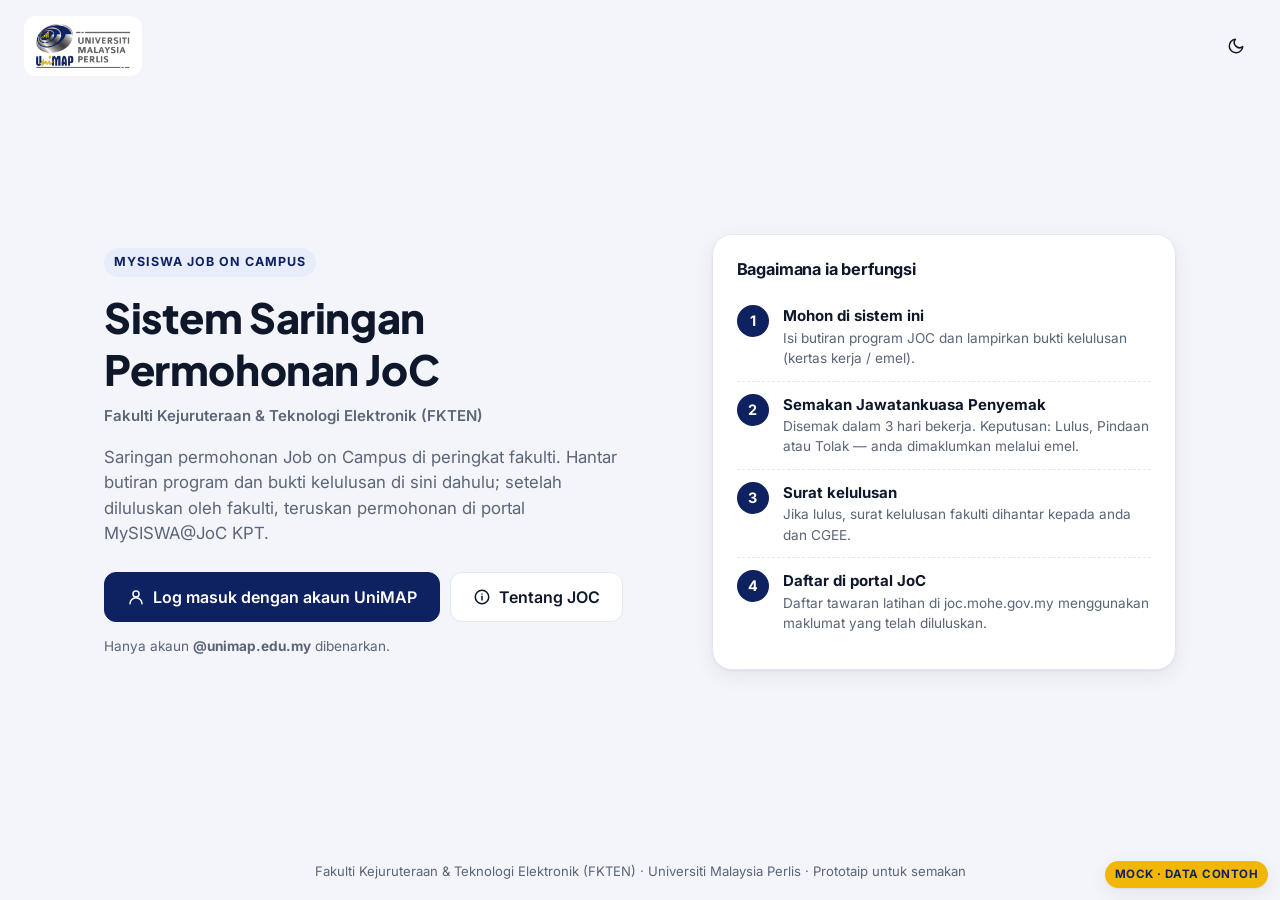
<file: demo/index.html>
<!doctype html>
<html lang="ms">
<head>
  <meta charset="utf-8">
  <meta name="viewport" content="width=device-width, initial-scale=1, viewport-fit=cover">
  <title>Sistem Saringan Permohonan JoC · FKTEN</title>
  <link rel="icon" href="data:image/svg+xml,%3Csvg xmlns='http://www.w3.org/2000/svg' viewBox='0 0 64 64'%3E%3Crect width='64' height='64' rx='14' fill='%230e2262'/%3E%3Ctext x='32' y='41' font-family='Arial' font-weight='800' font-size='22' fill='%23f5c63a' text-anchor='middle'%3EJOC%3C/text%3E%3C/svg%3E">
  <meta name="description" content="Saringan permohonan MySISWA Job on Campus peringkat Fakulti Kejuruteraan & Teknologi Elektronik, UniMAP (mock).">
  <script>
    // Apply theme before first paint to avoid a flash.
    (function () {
      var t = null;
      try { t = localStorage.getItem('joc_theme'); } catch (e) {}
      if (!t) t = window.matchMedia && matchMedia('(prefers-color-scheme: dark)').matches ? 'dark' : 'light';
      document.documentElement.setAttribute('data-theme', t);
    })();
  </script>
  <link rel="preconnect" href="https://fonts.googleapis.com">
  <link rel="preconnect" href="https://fonts.gstatic.com" crossorigin>
  <link href="https://fonts.googleapis.com/css2?family=Inter:wght@400;500;600;700;800&family=Plus+Jakarta+Sans:wght@700;800&display=swap" rel="stylesheet">
  <link rel="stylesheet" href="css/style.css">
</head>
<body>
  <div id="root"></div>
  <div id="modal-root"></div>
  <div class="toast-wrap" id="toasts"></div>
  <div class="mock-ribbon">MOCK · DATA CONTOH</div>
  <script src="js/data.js"></script>
  <script src="js/api-mock.js"></script>
  <script src="js/app.js"></script>
</body>
</html>
</file>
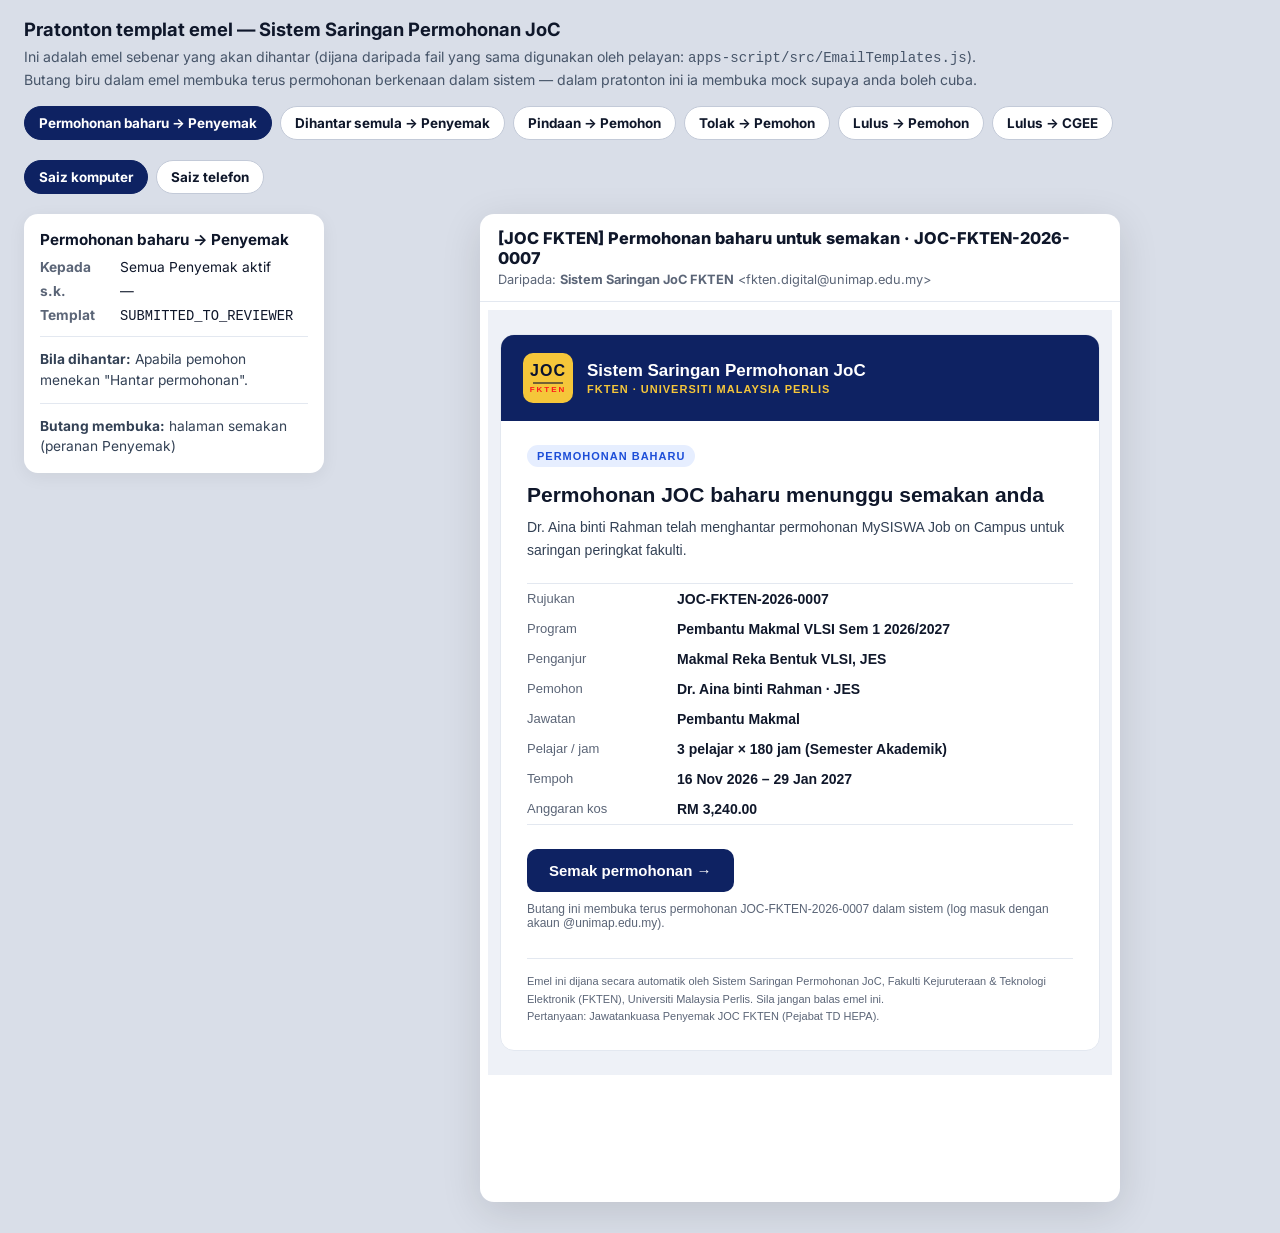
<file: demo/preview-email.html>
<!doctype html>
<html lang="ms">
<head>
<meta charset="utf-8">
<meta name="viewport" content="width=device-width, initial-scale=1">
<title>Pratonton Templat Emel · JOC FKTEN</title>
<link href="https://fonts.googleapis.com/css2?family=Inter:wght@400;600;700;800&display=swap" rel="stylesheet">
<style>
  body { margin: 0; font-family: Inter, system-ui, sans-serif; background: #d9dee8; color: #0f172a; }
  header { padding: 18px 24px 6px; }
  header h1 { margin: 0; font-size: 1.15rem; }
  header p { margin: 6px 0 0; font-size: .88rem; color: #475569; max-width: 1000px; line-height: 1.5; }
  .bar { display: flex; gap: 8px; flex-wrap: wrap; padding: 10px 24px; align-items: center; }
  .bar button { font: inherit; font-weight: 700; font-size: .84rem; border: 1px solid #c3cad8; background: #fff; border-radius: 999px; padding: 8px 14px; cursor: pointer; color: #0f172a; }
  .bar button.on { background: #0e2262; color: #fff; border-color: #0e2262; }
  .bar .sep { width: 1px; height: 24px; background: #b8c0cf; margin: 0 6px; }
  main { display: grid; grid-template-columns: 300px 1fr; gap: 20px; padding: 10px 24px 32px; align-items: start; }
  .meta { background: #fff; border-radius: 14px; padding: 16px; box-shadow: 0 4px 18px rgba(0, 0, 0, .06); font-size: .86rem; position: sticky; top: 12px; }
  .meta h3 { margin: 0 0 10px; font-size: .95rem; }
  .meta dl { margin: 0; display: grid; grid-template-columns: 70px 1fr; gap: 8px 10px; }
  .meta dt { color: #5b6577; font-weight: 700; }
  .meta dd { margin: 0; word-break: break-word; }
  .meta .when { margin-top: 12px; padding-top: 12px; border-top: 1px solid #e3e8f0; color: #334155; line-height: 1.5; }
  .meta .cgee { margin-top: 10px; background: #fff4d6; color: #92400e; border-radius: 8px; padding: 8px 10px; font-weight: 600; }
  .inbox { background: #fff; border-radius: 14px; box-shadow: 0 10px 40px rgba(0, 0, 0, .12); overflow: hidden; margin: 0 auto; transition: max-width .2s; }
  .inbox .top { padding: 14px 18px; border-bottom: 1px solid #e3e8f0; }
  .inbox .subj { font-weight: 800; font-size: 1.02rem; }
  .inbox .from { font-size: .8rem; color: #5b6577; margin-top: 4px; }
  .inbox iframe { width: 100%; height: 900px; border: 0; display: block; }
  @media (max-width: 900px) { main { grid-template-columns: 1fr; } .meta { position: static; } }
</style>
</head>
<body>
<header>
  <h1>Pratonton templat emel — Sistem Saringan Permohonan JoC</h1>
  <p>Ini adalah emel sebenar yang akan dihantar (dijana daripada fail yang sama digunakan oleh pelayan: <code>apps-script/src/EmailTemplates.js</code>). Butang biru dalam emel membuka terus permohonan berkenaan dalam sistem — dalam pratonton ini ia membuka mock supaya anda boleh cuba.</p>
</header>
<div class="bar" id="kinds"></div>
<div class="bar"><button data-w="640" class="on">Saiz komputer</button><button data-w="380">Saiz telefon</button></div>
<main>
  <aside class="meta" id="meta"></aside>
  <div class="inbox" id="inbox" style="max-width:640px">
    <div class="top"><div class="subj" id="subj"></div><div class="from">Daripada: <b>Sistem Saringan JoC FKTEN</b> &lt;fkten.digital@unimap.edu.my&gt;</div></div>
    <iframe id="frame" title="Kandungan emel"></iframe>
  </div>
</main>

<script src="js/EmailTemplates.js"></script>
<script>
  var base = location.href.replace(/preview-email\.html.*$/, 'index.html');
  var sample = {
    ref_no: 'JOC-FKTEN-2026-0007', programme_name: 'Pembantu Makmal VLSI Sem 1 2026/2027', organiser: 'Makmal Reka Bentuk VLSI, JES',
    applicant_name: 'Dr. Aina binti Rahman', applicant_email: 'aina.rahman@unimap.edu.my', department: 'JES', job_title: 'Pembantu Makmal',
    num_students: 3, hours_per_student: 180, period: 'Semester Akademik', start_date: '16 Nov 2026', end_date: '29 Jan 2027',
    estimated_cost: 'RM 3,240.00', letter_ref: 'UniMAP/FKTEN/HEPA/JOC/2026/004',
    comments: 'Sila nyatakan jadual kerja mingguan pelajar dan lampirkan senarai stesen kerja yang terlibat.',
  };
  var KINDS = [
    ['SUBMITTED_TO_REVIEWER', 'Permohonan baharu → Penyemak', 'Semua Penyemak aktif', '—', 'Apabila pemohon menekan "Hantar permohonan".', 'review'],
    ['RESUBMITTED_TO_REVIEWER', 'Dihantar semula → Penyemak', 'Semua Penyemak aktif', '—', 'Apabila pemohon menghantar semula selepas pindaan.', 'review'],
    ['AMEND_TO_APPLICANT', 'Pindaan → Pemohon', 'Pemohon', 'Semua Penyemak', 'Apabila Jawatankuasa Penyemak memilih "Pindaan".', 'app'],
    ['REJECTED_TO_APPLICANT', 'Tolak → Pemohon', 'Pemohon', 'Semua Penyemak', 'Apabila Jawatankuasa Penyemak memilih "Tolak".', 'app'],
    ['APPROVED_TO_APPLICANT', 'Lulus → Pemohon', 'Pemohon', 'Semua Penyemak', 'Apabila Jawatankuasa Penyemak memilih "Lulus". Surat kelulusan PDF dilampirkan.', 'app'],
    ['APPROVED_TO_CGEE', 'Lulus → CGEE', 'cgee@unimap.edu.my', '—', 'Apabila diluluskan. Dihantar hanya jika Tetapan › "Hantar kepada CGEE" = YA.', ''],
  ];
  var current = 0;
  var kindsBar = document.getElementById('kinds');
  KINDS.forEach(function (k, i) {
    var b = document.createElement('button'); b.textContent = k[1]; b.onclick = function () { current = i; show(); };
    kindsBar.appendChild(b);
  });
  function show() {
    var k = KINDS[current];
    [].forEach.call(kindsBar.children, function (b, i) { b.classList.toggle('on', i === current); });
    var d = Object.assign({}, sample, { link: base + '?open=APP-000002' });
    var mail = jocEmail_(k[0], d);
    document.getElementById('subj').textContent = mail.subject;
    var f = document.getElementById('frame');
    // links inside the email open in a new tab
    f.srcdoc = '<base target="_blank">' + mail.html;
    document.getElementById('meta').innerHTML =
      '<h3>' + k[1] + '</h3><dl><dt>Kepada</dt><dd>' + k[2] + '</dd><dt>s.k.</dt><dd>' + k[3] + '</dd><dt>Templat</dt><dd><code>' + k[0] + '</code></dd></dl>' +
      '<div class="when"><b>Bila dihantar:</b> ' + k[4] + '</div>' +
      (k[5] ? '<div class="when"><b>Butang membuka:</b> ' + (k[5] === 'review' ? 'halaman semakan (peranan Penyemak)' : 'halaman permohonan (pemohon) — Penyemak yang menerima salinan akan dibawa ke halaman semakan') + '</div>' : '<div class="when"><b>Tiada butang:</b> CGEE tidak menggunakan sistem ini; maklumat ringkas + surat PDF sahaja.</div>') +
      (k[0] === 'APPROVED_TO_CGEE' ? '<div class="cgee">Suis CGEE sekarang: TIDAK — emel ini hanya direkod dalam log.</div>' : '');
  }
  [].forEach.call(document.querySelectorAll('[data-w]'), function (b) {
    b.onclick = function () {
      [].forEach.call(document.querySelectorAll('[data-w]'), function (x) { x.classList.toggle('on', x === b); });
      document.getElementById('inbox').style.maxWidth = b.dataset.w + 'px';
    };
  });
  show();
</script>
</body>
</html>
</file>
<file: demo/css/style.css>
/* JOC FKTEN mock - theme tokens (light + dark) and components */
:root {
  --font: 'Inter', system-ui, -apple-system, 'Segoe UI', Roboto, Arial, sans-serif;
  --display: 'Plus Jakarta Sans', 'Inter', system-ui, sans-serif;
  --navy: #0e2262;
  --gold: #f5c63a;

  --bg: #f3f5fa;
  --surface: #ffffff;
  --surface-2: #f6f8fc;
  --text: #0f172a;
  --muted: #5b6577;
  --border: #e3e8f0;
  --primary: #0e2262;          /* links, outlines, small accents */
  --primary-hover: #1a3485;
  --primary-soft: #e8edfb;
  --on-primary: #ffffff;
  --btn: #0e2262;              /* main buttons */
  --btn-hover: #1a3485;
  --on-btn: #ffffff;
  --accent: #f2b705;           /* UniMAP gold */
  --accent-soft: #fff6d6;
  --on-accent: #0e2262;
  --focus: #3d63dd;
  --shadow: 0 1px 2px rgba(15, 23, 42, .05), 0 6px 20px rgba(15, 23, 42, .07);
  --sidebar: #0e2262;
  --sidebar-text: #c9d3f2;
  --sidebar-active: rgba(255, 255, 255, .10);
  --hero-a: #0e2262;
  --hero-b: #2a3f9e;

  --st-draft-bg: #eef1f5;     --st-draft: #475569;
  --st-sub-bg: #e6eeff;       --st-sub: #1d4ed8;
  --st-amend-bg: #fff4d6;     --st-amend: #b45309;
  --st-ok-bg: #dff6e8;        --st-ok: #15803d;
  --st-rej-bg: #fde7e7;       --st-rej: #b91c1c;

  --radius: 14px;
  --radius-sm: 9px;
  color-scheme: light;
}

/* Dark mode: deep UniMAP navy with gold accents (app.js sets data-theme). */
:root[data-theme="dark"] {
  --bg: #0a1230;
  --surface: #111c42;
  --surface-2: #16234f;
  --text: #eaf0ff;
  --muted: #9fb0d9;
  --border: #23336a;
  --primary: #8fa8ff;
  --primary-hover: #a9bcff;
  --primary-soft: #1a2a60;
  --on-primary: #0a1230;
  --btn: #f5c63a;
  --btn-hover: #ffd75e;
  --on-btn: #0a1230;
  --accent: #f5c63a;
  --accent-soft: rgba(245, 198, 58, .14);
  --on-accent: #0a1230;
  --focus: #f5c63a;
  --shadow: 0 1px 2px rgba(0, 0, 0, .35), 0 10px 30px rgba(0, 0, 0, .35);
  --sidebar: #070d24;
  --sidebar-text: #a8b6dd;
  --sidebar-active: rgba(245, 198, 58, .12);
  --hero-a: #13225e;
  --hero-b: #1f3a99;

  --st-draft-bg: rgba(148, 163, 184, .16);  --st-draft: #c3cce0;
  --st-sub-bg: rgba(96, 140, 255, .16);     --st-sub: #9db8ff;
  --st-amend-bg: rgba(245, 168, 58, .15);   --st-amend: #f7bf5a;
  --st-ok-bg: rgba(52, 211, 120, .14);      --st-ok: #6ee39f;
  --st-rej-bg: rgba(248, 113, 113, .15);    --st-rej: #ff9c9c;
  color-scheme: dark;
}

* { box-sizing: border-box; }
html, body { margin: 0; }
body {
  font-family: var(--font); font-size: 15px; line-height: 1.5;
  background: var(--bg); color: var(--text);
  -webkit-font-smoothing: antialiased;
}
/* Links never underline by default; plain text links underline only on hover. */
:where(a) { color: var(--primary); text-decoration: none; }
p a:hover, .callout a:hover { text-decoration: underline; }
h1, h2, h3, h4 { margin: 0; line-height: 1.25; letter-spacing: -.01em; }
h1, .k-val, .display { font-family: var(--display); }
h1 { font-size: 1.6rem; font-weight: 800; } h2 { font-size: 1.2rem; } h3 { font-size: 1.02rem; }
p { margin: 0; }
.muted { color: var(--muted); }
.small { font-size: .85rem; }
.hidden { display: none !important; }
:focus-visible { outline: 2px solid var(--focus); outline-offset: 2px; }

/* mock ribbon */
.mock-ribbon {
  position: fixed; z-index: 60; bottom: 12px; right: 12px; pointer-events: none;
  background: var(--accent); color: var(--on-accent); font-weight: 700; font-size: .72rem;
  padding: 5px 10px; border-radius: 999px; letter-spacing: .04em; box-shadow: var(--shadow);
}

/* thin progress bar while waiting for the server */
#busy { position: fixed; top: 0; left: 0; right: 0; height: 3px; z-index: 100; background: linear-gradient(90deg, var(--accent), var(--primary)); transform: scaleX(0); transform-origin: left; opacity: 0; transition: transform .25s, opacity .25s; }
#busy.on { opacity: 1; transform: scaleX(.85); transition: transform 6s cubic-bezier(.1, .7, .2, 1), opacity .1s; }

/* button busy state: spinner replaces the icon, clicks ignored */
.btn.loading { position: relative; pointer-events: none; opacity: .75; }
.btn.loading > .icon { visibility: hidden; }
.btn.loading::after { content: ''; position: absolute; left: 14px; top: 50%; width: 16px; height: 16px; margin-top: -8px; border-radius: 50%; border: 2px solid currentColor; border-right-color: transparent; animation: spin .7s linear infinite; }
.btn.btn-icon.loading::after { left: 50%; margin-left: -8px; }
@keyframes spin { to { transform: rotate(360deg); } }
.spin-sm { width: 18px; height: 18px; border-radius: 50%; border: 2px solid var(--primary); border-right-color: transparent; animation: spin .7s linear infinite; flex: none; }

/* full-screen "please wait" overlay */
#overlay { position: fixed; inset: 0; z-index: 95; display: none; place-items: center; padding: 16px; background: color-mix(in srgb, var(--bg) 55%, transparent); backdrop-filter: blur(6px); -webkit-backdrop-filter: blur(6px); }
#overlay.on { display: grid; animation: tin .15s ease-out; }
body.no-scroll { overflow: hidden; }
.ov-card { background: var(--surface); border: 1px solid var(--border); border-radius: 18px; box-shadow: 0 20px 60px rgba(0, 0, 0, .25); padding: 28px 32px; text-align: center; max-width: 360px; width: 100%; }
.ov-spin { width: 48px; height: 48px; margin: 0 auto 16px; border-radius: 50%; border: 4px solid var(--primary-soft); border-top-color: var(--primary); border-right-color: var(--accent); animation: spin .9s linear infinite; }
.ov-tick { width: 52px; height: 52px; margin: 0 auto 14px; border-radius: 50%; background: #16a34a; color: #fff; display: grid; place-items: center; animation: pop .3s ease-out; }
.ov-tick .icon { width: 28px; height: 28px; stroke-width: 3; }
@keyframes pop { from { transform: scale(.5); opacity: 0; } }
.ov-msg { font-weight: 700; font-size: 1.05rem; }
.ov-sub { color: var(--muted); font-size: .85rem; margin-top: 6px; }

/* logo chip keeps the UniMAP logo legible in dark mode */
.logo-chip { background: #fff; border-radius: 12px; padding: 8px 12px; display: inline-flex; align-items: center; }
.logo-chip img { display: block; height: 44px; width: auto; }

/* ---------- landing ---------- */
.landing { min-height: 100vh; display: flex; flex-direction: column; }
.landing-top { display: flex; align-items: center; justify-content: space-between; padding: 16px 24px; gap: 12px; }
.landing-hero {
  flex: 1; display: grid; grid-template-columns: 1.1fr .9fr; gap: 40px; align-items: center;
  max-width: 1120px; margin: 0 auto; padding: 24px 24px 56px; width: 100%;
}
.eyebrow { display: inline-block; font-size: .78rem; font-weight: 700; letter-spacing: .08em; text-transform: uppercase; color: var(--primary); background: var(--primary-soft); padding: 5px 10px; border-radius: 999px; }
.landing h1 { font-size: clamp(1.8rem, 4vw, 2.6rem); margin: 14px 0 10px; }
.landing .faculty { font-weight: 600; color: var(--muted); margin-bottom: 18px; }
.landing .lead { font-size: 1.05rem; color: var(--muted); max-width: 520px; }
.landing .cta-row { display: flex; gap: 10px; flex-wrap: wrap; margin-top: 26px; }
.steps-card { background: var(--surface); border: 1px solid var(--border); border-radius: 20px; padding: 24px; box-shadow: var(--shadow); }
.steps-card h3 { margin-bottom: 14px; }
.step-line { display: flex; gap: 14px; padding: 12px 0; border-top: 1px dashed var(--border); }
.step-line:first-of-type { border-top: 0; }
.step-num { flex: none; width: 32px; height: 32px; border-radius: 50%; background: var(--primary); color: var(--on-primary); display: grid; place-items: center; font-weight: 700; font-size: .9rem; }
.landing-foot { text-align: center; padding: 18px; font-size: .82rem; color: var(--muted); }

/* ---------- buttons & inputs ---------- */
.btn {
  display: inline-flex; align-items: center; justify-content: center; gap: 8px;
  font: inherit; font-weight: 600; font-size: .92rem; line-height: 1;
  border: 1px solid var(--border); background: var(--surface); color: var(--text);
  padding: 10px 16px; border-radius: 10px; cursor: pointer; text-decoration: none; min-height: 40px;
  transition: background .15s, border-color .15s, transform .05s;
}
.btn:hover { border-color: var(--primary); }
.btn:active { transform: translateY(1px); }
.btn:disabled { opacity: .5; cursor: not-allowed; }
.btn-primary { background: var(--btn); border-color: var(--btn); color: var(--on-btn); }
.btn-primary:hover { background: var(--btn-hover); border-color: var(--btn-hover); }
.btn-gold { background: var(--gold); border-color: var(--gold); color: #0a1230; font-weight: 800; box-shadow: 0 6px 18px rgba(245, 198, 58, .35); }
.btn-gold:hover { background: #ffd75e; border-color: #ffd75e; }
.btn-accent { background: var(--accent); border-color: var(--accent); color: var(--on-accent); }
.btn-ok { background: #16a34a; border-color: #16a34a; color: #fff; }
.btn-warn { background: #d97706; border-color: #d97706; color: #fff; }
.btn-danger { background: #dc2626; border-color: #dc2626; color: #fff; }
.btn-ghost { background: transparent; border-color: transparent; }
.btn-ghost:hover { background: var(--surface-2); border-color: var(--border); }
.btn-sm { padding: 7px 11px; min-height: 32px; font-size: .84rem; }
.btn-lg { padding: 14px 22px; font-size: 1rem; min-height: 50px; border-radius: 12px; }
.icon { width: 18px; height: 18px; flex: none; }
.btn-icon { padding: 8px; min-width: 40px; }

label.field { display: block; margin-bottom: 14px; }
.field > span { display: block; font-weight: 600; font-size: .88rem; margin-bottom: 6px; }
.field > span .req { color: #dc2626; }
.field .hint { font-size: .8rem; color: var(--muted); margin-top: 5px; }
input:not([type=checkbox]):not([type=radio]):not([type=file]), select, textarea {
  width: 100%; font: inherit; color: var(--text); background: var(--surface);
  border: 1px solid var(--border); border-radius: 10px; padding: 10px 12px; min-height: 42px;
}
textarea { min-height: 90px; resize: vertical; }
input:focus, select:focus, textarea:focus { outline: none; border-color: var(--focus); box-shadow: 0 0 0 3px color-mix(in srgb, var(--focus) 25%, transparent); }
input[readonly] { background: var(--surface-2); color: var(--muted); }
.field.error input, .field.error select, .field.error textarea { border-color: #dc2626; }
.field .err { color: #dc2626; font-size: .8rem; margin-top: 5px; }
.check { display: flex; gap: 10px; align-items: flex-start; cursor: pointer; }
.check input { width: 18px; height: 18px; margin-top: 2px; accent-color: var(--primary); flex: none; }
.grid-2 { display: grid; grid-template-columns: 1fr 1fr; gap: 0 16px; }
.grid-3 { display: grid; grid-template-columns: repeat(3, 1fr); gap: 0 16px; }

/* ---------- app shell ---------- */
.app { display: grid; grid-template-columns: 250px 1fr; min-height: 100vh; transition: grid-template-columns .25s ease; }
.sidebar {
  background: var(--sidebar); color: var(--sidebar-text); padding: 18px 14px; position: sticky; top: 0; height: 100vh;
  display: flex; flex-direction: column;
}
.side-scroll { display: flex; flex-direction: column; gap: 6px; flex: 1; min-height: 0; overflow-y: auto; overflow-x: hidden; margin: 0 -14px; padding: 0 14px; }

/* themed thin scrollbars */
:root { --sb-thumb: rgba(14, 34, 98, .22); --sb-thumb-hover: rgba(14, 34, 98, .45); }
:root[data-theme="dark"] { --sb-thumb: rgba(143, 168, 255, .25); --sb-thumb-hover: rgba(245, 198, 58, .55); }
* { scrollbar-width: thin; scrollbar-color: var(--sb-thumb) transparent; }
::-webkit-scrollbar { width: 9px; height: 9px; }
::-webkit-scrollbar-track { background: transparent; }
::-webkit-scrollbar-thumb { background-color: var(--sb-thumb); border-radius: 99px; border: 2px solid transparent; background-clip: padding-box; }
::-webkit-scrollbar-thumb:hover { background-color: var(--sb-thumb-hover); }
.sidebar { --sb-thumb: rgba(255, 255, 255, .16); --sb-thumb-hover: rgba(245, 198, 58, .6); }

/* JOC / FKTEN logomark (FKTEN in bright red) */
.logomark { position: relative; overflow: hidden; flex: none; display: inline-flex; flex-direction: column; align-items: center; justify-content: center;
  width: 46px; height: 46px; border-radius: 13px; background: linear-gradient(145deg, #ffe08a 0%, #f5c63a 45%, #e9a800 100%); color: #0a1230;
  box-shadow: 0 6px 16px rgba(245, 198, 58, .32), inset 0 1px 0 rgba(255, 255, 255, .6); text-decoration: none; transition: transform .2s; }
a.logomark:hover { transform: translateY(-1px) scale(1.03); }
.logomark b { font-family: var(--display); font-weight: 800; font-size: 15px; line-height: 1; letter-spacing: .02em; color: #0a1230; }
.logomark i { display: block; width: 62%; height: 1.5px; background: rgba(10, 18, 48, .55); margin: 3px 0 2px; border-radius: 2px; }
.logomark em { font-style: normal; font-weight: 800; font-size: 7px; letter-spacing: .16em; line-height: 1; padding-left: .16em; color: #ff1a1a; }
.logomark::after { content: ''; position: absolute; top: -60%; left: -80%; width: 50%; height: 220%; transform: rotate(25deg); background: linear-gradient(90deg, transparent, rgba(255, 255, 255, .75), transparent); animation: shine 5s ease-in-out infinite; }
a.logomark:hover::after { animation-duration: 1.2s; }
@keyframes shine { 0%, 70% { left: -80%; } 100% { left: 140%; } }
@media (prefers-reduced-motion: reduce) { .logomark::after { display: none; } }
.logomark.sm { width: 38px; height: 38px; border-radius: 11px; } .logomark.sm b { font-size: 12.5px; } .logomark.sm em { font-size: 6px; }
.logomark.lg { width: 64px; height: 64px; border-radius: 17px; } .logomark.lg b { font-size: 21px; } .logomark.lg em { font-size: 9.5px; } .logomark.lg i { margin: 4px 0 3px; height: 2px; }

/* collapsible side menu (desktop) */
.collapse-btn { position: absolute; top: 14px; right: -13px; width: 26px; height: 26px; border-radius: 50%; background: var(--surface); color: var(--text); border: 1px solid var(--border);
  display: grid; place-items: center; cursor: pointer; box-shadow: var(--shadow); z-index: 5; font: 800 13px/1 var(--font); padding: 0; }
.collapse-btn:hover { background: var(--gold); color: #0a1230; border-color: var(--gold); }
.brand-mini { display: none; }
@media (min-width: 861px) {
  .sidebar { overflow: visible; }
  .app.collapsed { grid-template-columns: 78px 1fr; }
  .app.collapsed .brand, .app.collapsed .nav-label, .app.collapsed .side-foot, .app.collapsed .nav a span:not(.count) { display: none; }
  .app.collapsed .brand-mini { display: flex; justify-content: center; padding: 6px 0 14px; border-bottom: 1px solid rgba(255, 255, 255, .08); margin-bottom: 10px; }
  .app.collapsed .side-scroll { overflow: visible; } /* let hover labels show outside the rail */
  .app.collapsed .nav a { justify-content: center; padding: 11px 0; }
  .app.collapsed .nav .count { position: absolute; top: 4px; right: 10px; margin: 0; font-size: .62rem; padding: 0 5px; }
  .app.collapsed .nav a::after { content: attr(data-label); position: absolute; left: calc(100% + 12px); top: 50%; transform: translateY(-50%); background: var(--text); color: var(--bg);
    padding: 6px 10px; border-radius: 8px; font-size: .8rem; font-weight: 600; white-space: nowrap; opacity: 0; pointer-events: none; transition: opacity .15s; box-shadow: var(--shadow); z-index: 10; }
  .app.collapsed .nav a:hover::after { opacity: 1; }
}
.sidebar .brand { padding: 6px 6px 16px; border-bottom: 1px solid rgba(255,255,255,.08); margin-bottom: 10px; text-align: center; display: flex; flex-direction: column; align-items: center; }
.sidebar .brand .logo-chip { padding: 8px 14px; }
.sidebar .brand .logo-chip img { height: 42px; }
.sidebar .brand .sys-big { font-family: var(--display); font-size: 1.18rem; font-weight: 800; color: #fff; margin-top: 14px; line-height: 1.2; letter-spacing: -.01em; }
.sidebar .brand .sys-tag { font-size: .66rem; letter-spacing: .1em; text-transform: uppercase; color: var(--gold); font-weight: 700; margin-top: 5px; }
.sidebar .brand .fac { font-size: .7rem; line-height: 1.4; color: var(--sidebar-text); margin-top: 12px; padding-top: 10px; border-top: 1px solid rgba(255, 255, 255, .08); width: 100%; }
.sidebar .brand .fac b { color: #fff; }

/* system name in the top bar: gold JOC badge + name (phone) or page name (desktop) */
.appname { display: flex; align-items: center; gap: 10px; flex: 1; min-width: 0; }
.an-text { min-width: 0; line-height: 1.2; }
.an-title { font-family: var(--display); font-weight: 800; font-size: 1.02rem; white-space: nowrap; overflow: hidden; text-overflow: ellipsis; }
.an-sub { font-size: .76rem; color: var(--muted); font-weight: 600; white-space: nowrap; overflow: hidden; text-overflow: ellipsis; }
.an-sub .crumb { color: var(--muted); font-weight: 600; font-size: .82rem; }
@media (min-width: 861px) {
  .appname .logomark, .an-title.sys { display: none; }
  .an-sub.page { font-size: 1rem; color: var(--text); font-weight: 700; }
  .app.collapsed .appname .logomark { display: inline-flex; }
  .app.collapsed .an-title.sys { display: block; }
  .app.collapsed .an-sub.page { font-size: .78rem; color: var(--muted); font-weight: 600; }
}
.sys-line { display: flex; align-items: center; gap: 12px; margin-bottom: 18px; }
.sys-line .t1 { font-family: var(--display); font-weight: 800; font-size: 1.15rem; }
.sys-line .t2 { font-size: .8rem; color: var(--muted); font-weight: 600; }
.nav-label { font-size: .7rem; text-transform: uppercase; letter-spacing: .09em; padding: 12px 10px 4px; opacity: .7; }
.nav a {
  display: flex; align-items: center; gap: 10px; padding: 10px 12px; border-radius: 10px;
  color: var(--sidebar-text); text-decoration: none; font-weight: 500; font-size: .92rem;
}
.nav a:hover { background: rgba(255,255,255,.06); color: #fff; }
.nav a { position: relative; }
.nav a.active { background: var(--sidebar-active); color: #fff; }
.nav a.active::before { content: ''; position: absolute; left: 0; top: 8px; bottom: 8px; width: 3px; border-radius: 3px; background: var(--gold); }
.nav a.active .icon { color: var(--gold); }
.nav .count { margin-left: auto; background: var(--gold); color: var(--on-accent); font-size: .72rem; font-weight: 700; padding: 1px 8px; border-radius: 999px; }
.sidebar .spacer { flex: 1; }
.sidebar .side-foot { font-size: .74rem; opacity: .7; padding: 10px; }

.main { min-width: 0; display: flex; flex-direction: column; }
.topbar {
  position: sticky; top: 0; z-index: 30; display: flex; align-items: center; gap: 10px;
  padding: 12px 24px; background: color-mix(in srgb, var(--bg) 88%, transparent); backdrop-filter: blur(8px);
  border-bottom: 1px solid var(--border);
}
.topbar .page-title .crumb { color: var(--muted); font-weight: 600; font-size: .82rem; margin-right: 4px; }
.topbar .page-title { font-weight: 700; font-size: 1rem; flex: 1; min-width: 0; white-space: nowrap; overflow: hidden; text-overflow: ellipsis; }
.menu-btn { display: none; }
.role-switch select { min-height: 38px; padding: 6px 30px 6px 14px; font-weight: 700; width: auto; border-radius: 999px; background-color: var(--accent-soft); border-color: color-mix(in srgb, var(--accent) 50%, transparent); }
.avatar { width: 36px; height: 36px; border-radius: 50%; background: linear-gradient(135deg, var(--gold), #f59e0b); color: #0a1230; display: grid; place-items: center; font-weight: 700; font-size: .85rem; cursor: pointer; border: 0; }
.content { padding: 24px; max-width: 1180px; width: 100%; margin: 0 auto; }
.page-head { display: flex; align-items: flex-end; justify-content: space-between; gap: 16px; flex-wrap: wrap; margin-bottom: 20px; }
.page-head p { margin-top: 4px; }

/* dropdown menu */
.menu-wrap { position: relative; }
.dropdown {
  position: absolute; right: 0; top: calc(100% + 8px); background: var(--surface); border: 1px solid var(--border);
  border-radius: 12px; box-shadow: var(--shadow); min-width: 250px; padding: 6px; z-index: 40;
}
.dropdown .who { padding: 10px 12px; border-bottom: 1px solid var(--border); margin-bottom: 4px; }
.dropdown button, .dropdown a { display: flex; gap: 10px; align-items: center; width: 100%; text-align: left; background: none; border: 0; font: inherit; color: var(--text); padding: 9px 12px; border-radius: 8px; cursor: pointer; text-decoration: none; }
.dropdown button:hover, .dropdown a:hover { background: var(--surface-2); }
.dd-roles { display: none; border-bottom: 1px solid var(--border); padding-bottom: 4px; margin-bottom: 4px; }
.dd-label { font-size: .7rem; text-transform: uppercase; letter-spacing: .08em; color: var(--muted); font-weight: 700; padding: 6px 12px 2px; }
.dropdown .dd-roles button.on { font-weight: 700; color: var(--primary); }

/* ---------- cards ---------- */
.card { background: var(--surface); border: 1px solid var(--border); border-radius: var(--radius); box-shadow: var(--shadow); }
.card-pad { padding: 20px; }
.card-head { padding: 16px 20px; border-bottom: 1px solid var(--border); display: flex; align-items: center; justify-content: space-between; gap: 10px; flex-wrap: wrap; }
.card-body { padding: 20px; }
.stack { display: flex; flex-direction: column; gap: 16px; }
.row { display: flex; gap: 10px; align-items: center; flex-wrap: wrap; }
.row.end { justify-content: flex-end; }
.row.between { justify-content: space-between; }

.kpis { display: grid; grid-template-columns: repeat(auto-fit, minmax(190px, 1fr)); gap: 14px; margin-bottom: 20px; }
.kpi { padding: 16px 18px; position: relative; overflow: hidden; transition: transform .15s; }
.kpi:hover { transform: translateY(-2px); }
/* stat cards that open a list */
a.kpi-link { color: inherit; text-decoration: none; cursor: pointer; }
a.kpi-link:hover { border-color: var(--kc, var(--primary)); box-shadow: 0 6px 18px rgba(14, 34, 98, .10); }
a.kpi-link:focus-visible { outline: 2px solid var(--kc, var(--primary)); outline-offset: 2px; }
.kpi .k-go { float: right; opacity: .45; transition: opacity .15s, transform .15s; }
.kpi .k-go .icon { width: 15px; height: 15px; }
a.kpi-link:hover .k-go { opacity: 1; transform: translateX(2px); }
.kpi::after { content: ''; position: absolute; left: 0; right: 0; top: 0; height: 3px; background: var(--kc, var(--primary)); }
.kpi .k-ic { width: 36px; height: 36px; border-radius: 10px; display: grid; place-items: center; background: var(--kcs, var(--primary-soft)); color: var(--kc, var(--primary)); margin-bottom: 10px; }
.kpi.c-draft { --kc: var(--st-draft); --kcs: var(--st-draft-bg); }
.kpi.c-sub { --kc: var(--st-sub); --kcs: var(--st-sub-bg); }
.kpi.c-amend { --kc: var(--st-amend); --kcs: var(--st-amend-bg); }
.kpi.c-ok { --kc: var(--st-ok); --kcs: var(--st-ok-bg); }
.kpi.c-rej { --kc: var(--st-rej); --kcs: var(--st-rej-bg); }
.kpi.c-gold { --kc: var(--gold); --kcs: var(--accent-soft); }
.kpi .k-label { font-size: .8rem; color: var(--muted); font-weight: 600; }
.kpi .k-val { font-size: 1.7rem; font-weight: 800; margin-top: 4px; letter-spacing: -.02em; }
.kpi .k-sub { font-size: .78rem; color: var(--muted); }
.kpi .k-val.money { font-size: 1.35rem; white-space: nowrap; }
.show-sm { display: none !important; }

/* status badge */
.badge { display: inline-flex; align-items: center; gap: 6px; font-size: .76rem; font-weight: 700; padding: 4px 10px; border-radius: 999px; white-space: nowrap; }
.badge::before { content: ''; width: 6px; height: 6px; border-radius: 50%; background: currentColor; }
.st-DRAFT, .st-WITHDRAWN { background: var(--st-draft-bg); color: var(--st-draft); }
.st-SUBMITTED, .st-RESUBMITTED { background: var(--st-sub-bg); color: var(--st-sub); }
.st-AMEND_REQUIRED { background: var(--st-amend-bg); color: var(--st-amend); }
.st-APPROVED { background: var(--st-ok-bg); color: var(--st-ok); }
.st-REJECTED { background: var(--st-rej-bg); color: var(--st-rej); }
.tag { display: inline-block; font-size: .74rem; font-weight: 600; padding: 3px 8px; border-radius: 6px; background: var(--surface-2); border: 1px solid var(--border); color: var(--muted); }

/* application list */
.app-list { display: flex; flex-direction: column; }
.app-item {
  display: grid; grid-template-columns: minmax(0, 1fr) auto; gap: 6px 16px; padding: 16px 20px; border-top: 1px solid var(--border);
  position: relative; box-shadow: inset 4px 0 0 var(--strip, transparent);
  text-decoration: none; color: inherit; align-items: center;
}
.app-item:first-child { border-top: 0; }
.app-item:hover { background: var(--surface-2); }
.app-item .t { color: var(--text); }
.strip-DRAFT, .strip-WITHDRAWN { --strip: var(--st-draft); }
.strip-SUBMITTED, .strip-RESUBMITTED { --strip: var(--st-sub); }
.strip-AMEND_REQUIRED { --strip: var(--st-amend); }
.strip-APPROVED { --strip: var(--st-ok); }
.strip-REJECTED { --strip: var(--st-rej); }

/* animated welcome banner */
.hero { position: relative; overflow: hidden; border-radius: 20px; padding: 24px 26px; margin-bottom: 18px; color: #fff; background: linear-gradient(120deg, var(--hero-a), var(--hero-b)); isolation: isolate; }
.hero .orb { position: absolute; border-radius: 50%; filter: blur(30px); z-index: -1; pointer-events: none; }
.hero .o1 { width: 240px; height: 240px; background: #f5c63a; right: -50px; top: -90px; opacity: .33; animation: drift1 14s ease-in-out infinite; }
.hero .o2 { width: 280px; height: 280px; background: #4f7dff; left: 30%; bottom: -170px; opacity: .45; animation: drift2 18s ease-in-out infinite; }
.hero .o3 { width: 130px; height: 130px; background: #ffffff; left: -40px; top: -40px; opacity: .12; animation: drift3 16s ease-in-out infinite; }
.hero .dots { position: absolute; inset: 0; z-index: -1; opacity: .12; background-image: radial-gradient(circle at 1px 1px, #fff 1px, transparent 0); background-size: 18px 18px; -webkit-mask-image: linear-gradient(90deg, transparent, #000 60%); mask-image: linear-gradient(90deg, transparent, #000 60%); }
@keyframes drift1 { 0%, 100% { transform: translate(0, 0); } 50% { transform: translate(-60px, 40px); } }
@keyframes drift2 { 0%, 100% { transform: translate(0, 0); } 50% { transform: translate(80px, -30px); } }
@keyframes drift3 { 0%, 100% { transform: translate(0, 0); } 50% { transform: translate(40px, 30px); } }
@media (prefers-reduced-motion: reduce) { .hero .orb { animation: none; } }
.hero .h-eyebrow { font-size: .72rem; letter-spacing: .12em; text-transform: uppercase; font-weight: 700; color: #ffe08a; display: flex; align-items: center; gap: 8px; flex-wrap: wrap; row-gap: 4px; }
.hero .h-eyebrow .sysname { color: #fff; }
.hero .h-eyebrow .sep { opacity: .5; }
.hero .h-eyebrow .dot { width: 6px; height: 6px; border-radius: 50%; background: #ffe08a; box-shadow: 0 0 0 4px rgba(255, 224, 138, .2); }
.hero h1 { color: #fff; line-height: 1.12; margin: 10px 0 4px; }
.hero .g1 { display: block; font-family: var(--font); font-size: 1.05rem; font-weight: 600; color: #ffe7a3; letter-spacing: 0; margin-bottom: 4px; }
.hero .g1 .wave { display: inline-block; animation: wave 2.4s ease-in-out 1; transform-origin: 70% 70%; }
.hero .g2 { display: block; font-family: var(--display); font-size: 2.05rem; font-weight: 800; letter-spacing: -.02em; color: #fff; text-shadow: 0 2px 18px rgba(0, 0, 0, .25); animation: rise .6s cubic-bezier(.2, .8, .2, 1) both; }
.hero .g2::after { content: ''; display: block; width: 56px; height: 3px; border-radius: 3px; background: linear-gradient(90deg, #f5c63a, rgba(245, 198, 58, 0)); margin-top: 10px; }
.hero .h-sub { color: #c7d3ff; opacity: 1; }
@keyframes rise { from { opacity: 0; transform: translateY(8px); } }
@keyframes wave { 0%, 60%, 100% { transform: rotate(0); } 10%, 30% { transform: rotate(16deg); } 20%, 40% { transform: rotate(-8deg); } }
@media (prefers-reduced-motion: reduce) { .hero .g2, .hero .g1 .wave { animation: none; } }
.hero .h-sub { opacity: .85; font-size: .9rem; }
.hero .h-row { display: flex; align-items: center; gap: 10px; flex-wrap: wrap; margin-top: 16px; }
.hero .h-row .btn { margin-left: auto; }
.pill { display: inline-flex; align-items: center; gap: 7px; font-size: .78rem; font-weight: 700; padding: 6px 11px; border-radius: 99px; background: rgba(255, 255, 255, .12); border: 1px solid rgba(255, 255, 255, .2); color: #fff; text-decoration: none; }
.pill i { width: 8px; height: 8px; border-radius: 50%; display: inline-block; background: #fff; }
.pill.p-amend i { background: #f7bf5a; } .pill.p-sub i { background: #8fb2ff; } .pill.p-ok i { background: #6ee39f; } .pill.p-rej i { background: #ff9c9c; } .pill.p-draft i { background: #c3cce0; }
.app-item .t { font-weight: 650; overflow-wrap: anywhere; }
.app-item > div:first-child { min-width: 0; }
.app-item .meta { display: flex; gap: 6px 14px; flex-wrap: wrap; font-size: .82rem; color: var(--muted); }
/* reviewer-list chips: who is reviewing, overdue (LEWAT), short notice (SEGERA) */
.app-item .meta .chip { display: inline-flex; align-items: center; gap: 4px; font-size: .72rem; font-weight: 700; padding: 1px 8px; border-radius: 999px; letter-spacing: .02em; }
.chip .icon { width: 12px; height: 12px; }
.chip-late { background: var(--st-rej-bg); color: var(--st-rej); }
.chip-urgent { background: var(--st-amend-bg); color: var(--st-amend); }
.chip-claim { background: var(--st-sub-bg); color: var(--st-sub); }
.chip-free { background: var(--st-draft-bg); color: var(--st-draft); }
.next-steps { margin: 8px 0 0; padding-left: 20px; display: grid; gap: 4px; }
.step-now { display: none; margin: -10px 0 16px; font-size: .9rem; color: var(--muted); }
.step-now b { color: var(--text); }
.cols .c { min-width: 0; }
.bar-row .d-amt { display: block; font-size: .78rem; color: var(--muted); font-weight: 400; }
.users-table .cb { display: inline-flex; align-items: center; gap: 8px; cursor: pointer; }
.users-table .cb input { width: 18px; height: 18px; }
.users-table .cb-l { display: none; font-size: .88rem; }
/* TD HEPA comment under Ditolak / Perlu pindaan items */
.app-item .meta .reason { flex-basis: 100%; min-width: 0; font-size: .8rem; line-height: 1.45; padding: 5px 10px; border-radius: 8px; border-left: 3px solid; overflow-wrap: anywhere; }
/* clamp on the inner text so the padding never shows part of a third line */
.reason-t { display: -webkit-box; -webkit-line-clamp: 2; -webkit-box-orient: vertical; overflow: hidden; }
.reason.rej { background: var(--st-rej-bg); border-color: var(--st-rej); color: var(--text); }
.reason.amend { background: var(--st-amend-bg); border-color: var(--st-amend); color: var(--text); }
.app-item .right { display: flex; flex-direction: column; align-items: flex-end; gap: 6px; }
.empty { text-align: center; padding: 40px 20px; color: var(--muted); }
.empty .icon { width: 40px; height: 40px; opacity: .5; margin-bottom: 8px; }

.tabs { display: flex; gap: 4px; background: var(--surface-2); padding: 4px; border-radius: 12px; border: 1px solid var(--border); overflow-x: auto; }
.tabs button { flex: none; border: 0; background: none; font: inherit; font-weight: 600; font-size: .86rem; color: var(--muted); padding: 8px 14px; border-radius: 9px; cursor: pointer; }
.tabs button.on { background: var(--surface); color: var(--text); box-shadow: var(--shadow); }

/* info card */
.info-hero { background: linear-gradient(120deg, var(--hero-a), var(--hero-b)); color: #fff; border-radius: var(--radius); padding: 24px; position: relative; overflow: hidden; }
.info-hero::after { content: ''; position: absolute; right: -60px; top: -60px; width: 220px; height: 220px; border-radius: 50%; background: rgba(242, 183, 5, .18); }
.info-hero h2 { font-size: 1.35rem; position: relative; }
.info-hero p { opacity: .9; margin-top: 8px; position: relative; max-width: 640px; }
.rules { display: grid; grid-template-columns: repeat(4, 1fr); gap: 12px; }
.rule { padding: 16px; }
.rule .big { font-size: 1.35rem; font-weight: 800; }
.rule .lbl { font-size: .82rem; color: var(--muted); }
.checklist { list-style: none; padding: 0; margin: 0; display: grid; gap: 10px; }
.checklist li { display: flex; gap: 10px; align-items: flex-start; }
.checklist li .icon { color: #16a34a; margin-top: 2px; }
.callout { border-radius: 12px; padding: 14px 16px; border: 1px solid; display: flex; gap: 12px; align-items: flex-start; }
.callout .icon { margin-top: 2px; }
.callout.warn { background: var(--st-amend-bg); color: var(--st-amend); border-color: color-mix(in srgb, var(--st-amend) 25%, transparent); }
.callout.info { background: var(--st-sub-bg); color: var(--st-sub); border-color: color-mix(in srgb, var(--st-sub) 25%, transparent); }
.callout.ok { background: var(--st-ok-bg); color: var(--st-ok); border-color: color-mix(in srgb, var(--st-ok) 25%, transparent); }
.callout.err { background: var(--st-rej-bg); color: var(--st-rej); border-color: color-mix(in srgb, var(--st-rej) 25%, transparent); }
.callout b { color: inherit; }
.callout .body { color: var(--text); }
.clusters { display: flex; flex-wrap: wrap; gap: 8px; }
.cluster { padding: 8px 12px; border-radius: 10px; background: var(--primary-soft); color: var(--primary); font-weight: 600; font-size: .86rem; }

/* wizard */
.stepper { display: flex; gap: 0; margin-bottom: 20px; overflow-x: auto; padding-bottom: 4px; }
.stepper .s { flex: 1; min-width: 120px; display: flex; flex-direction: column; gap: 8px; padding-right: 10px; }
.stepper .bar { height: 5px; border-radius: 99px; background: var(--border); }
.stepper .s.done .bar, .stepper .s.on .bar { background: var(--primary); }
.stepper .s.on .bar { background: linear-gradient(90deg, var(--primary), var(--accent)); }
.stepper .name { font-size: .8rem; font-weight: 600; color: var(--muted); }
.stepper .s.on .name { color: var(--text); }
.wizard-foot { display: flex; justify-content: space-between; gap: 10px; flex-wrap: wrap; padding: 16px 20px; border-top: 1px solid var(--border);
  position: sticky; bottom: 0; z-index: 5; background: var(--surface); border-radius: 0 0 var(--radius) var(--radius); }
.wizard-foot.final { box-shadow: 0 -8px 24px rgba(15, 23, 42, .08); border-top: 2px solid var(--accent); }
.cost-box { background: var(--primary-soft); border-radius: 12px; padding: 14px 16px; display: flex; justify-content: space-between; align-items: center; gap: 10px; flex-wrap: wrap; margin-bottom: 14px; }
.cost-box .amt { font-size: 1.4rem; font-weight: 800; color: var(--primary); }
.scope-list { list-style: none; padding: 0; margin: 0 0 10px; display: grid; gap: 8px; }
.scope-list li { display: flex; gap: 10px; align-items: center; background: var(--surface-2); border: 1px solid var(--border); padding: 8px 10px 8px 12px; border-radius: 10px; }
.scope-list li .n { font-weight: 700; color: var(--muted); font-size: .82rem; }
.scope-list li .d { flex: 1; word-break: break-word; }
.scope-list li .scope-edit { flex: 1; min-height: 36px; padding: 6px 10px; }
.scope-btns { display: flex; gap: 2px; flex: none; }
.scope-btns .btn { min-width: 32px; padding: 6px; }
.file-row.uploading { border-style: dashed; }
.up-bar { height: 4px; border-radius: 99px; background: var(--surface-2); overflow: hidden; margin-top: 6px; }
.up-bar span { display: block; height: 100%; width: 40%; background: var(--primary); border-radius: 99px; animation: slide 1.1s ease-in-out infinite; }
@keyframes slide { from { transform: translateX(-100%); } to { transform: translateX(260%); } }
.dropzone { border: 2px dashed var(--border); border-radius: 14px; padding: 26px; text-align: center; color: var(--muted); cursor: pointer; display: block; }
.dropzone:hover { border-color: var(--primary); background: var(--surface-2); }
.dropzone input { display: none; }
.file-row { display: flex; align-items: center; gap: 12px; padding: 10px 12px; border: 1px solid var(--border); border-radius: 10px; background: var(--surface); flex-wrap: wrap; }
.file-row .fi { width: 36px; height: 36px; border-radius: 8px; background: var(--st-rej-bg); color: var(--st-rej); display: grid; place-items: center; font-size: .66rem; font-weight: 800; flex: none; }
.file-row .fn { flex: 1; min-width: 150px; font-weight: 600; font-size: .9rem; word-break: break-word; }
.file-row select { width: auto; min-height: 34px; padding: 4px 8px; font-size: .84rem; }

/* tables */
.table-wrap { overflow-x: auto; }
table { width: 100%; border-collapse: collapse; font-size: .9rem; }
th { text-align: left; font-size: .76rem; text-transform: uppercase; letter-spacing: .05em; color: var(--muted); font-weight: 700; padding: 10px 12px; border-bottom: 1px solid var(--border); background: var(--surface-2); white-space: nowrap; }
td { padding: 10px 12px; border-bottom: 1px solid var(--border); vertical-align: top; }
tr:last-child td { border-bottom: 0; }
td input { min-height: 36px; padding: 6px 8px; }
.stu-table td:nth-child(2) input { min-width: 110px; }
.stu-table td:nth-child(3) input { min-width: 180px; }
.stu-table td:nth-child(4) input { min-width: 160px; }

/* detail */
.detail-grid { display: grid; grid-template-columns: minmax(0, 1fr) 340px; gap: 20px; align-items: start; }
/* decided application: the decision is shown above the details on narrow screens, beside them on wide screens */
.decision-top { display: none; margin-bottom: 16px; }
@media (max-width: 1024px) { .decision-top { display: block; } .decision-side { display: none; } }
.dl { display: grid; grid-template-columns: 190px 1fr; gap: 10px 16px; font-size: .92rem; margin: 0; }
.dl dt { color: var(--muted); font-weight: 600; }
.dl dd { margin: 0; word-break: break-word; }
.changed { display: inline-block; background: var(--st-amend-bg); border-radius: 6px; padding: 2px 8px; margin: -2px -8px; border-left: 3px solid var(--accent); }
.changed .was { display: block; font-size: .78rem; color: var(--st-amend); text-decoration: line-through; }
.timeline { list-style: none; padding: 0; margin: 0; position: relative; }
.timeline li { position: relative; padding: 0 0 18px 26px; }
.timeline li::before { content: ''; position: absolute; left: 7px; top: 18px; bottom: 0; width: 2px; background: var(--border); }
.timeline li:last-child::before { display: none; }
.timeline .dot { position: absolute; left: 0; top: 4px; width: 16px; height: 16px; border-radius: 50%; border: 3px solid var(--surface); background: var(--primary); box-shadow: 0 0 0 1px var(--border); }
.timeline .dot.ok { background: #16a34a; } .timeline .dot.warn { background: #d97706; } .timeline .dot.err { background: #dc2626; } .timeline .dot.grey { background: #94a3b8; }
.timeline .tt { font-weight: 650; font-size: .9rem; }
.timeline .tm { font-size: .78rem; color: var(--muted); }
.timeline .tc { font-size: .85rem; margin-top: 6px; background: var(--surface-2); border: 1px solid var(--border); padding: 8px 10px; border-radius: 8px; }
.copy-list { display: grid; gap: 8px; }
.copy-item { display: grid; grid-template-columns: 1fr auto; gap: 10px; align-items: center; padding: 10px 12px; border: 1px solid var(--border); border-radius: 10px; background: var(--surface-2); }
.copy-item .cl { font-size: .74rem; color: var(--muted); font-weight: 700; text-transform: uppercase; letter-spacing: .04em; }
.copy-item .cv { font-weight: 600; font-size: .9rem; white-space: pre-line; word-break: break-word; }
.decision { border-width: 2px; border-color: color-mix(in srgb, var(--primary) 35%, var(--border)); }
.decision-btns { display: grid; grid-template-columns: repeat(3, 1fr); gap: 8px; margin-bottom: 12px; }
.decision-btns button { flex-direction: column; gap: 6px; padding: 12px 6px; min-height: 70px; font-size: .85rem; }
.decision-btns button.sel-AMEND { background: #d97706; border-color: #d97706; color: #fff; }
.decision-btns button.sel-APPROVE { background: #16a34a; border-color: #16a34a; color: #fff; }
.decision-btns button.sel-REJECT { background: #dc2626; border-color: #dc2626; color: #fff; }

/* charts */
.bars { display: grid; gap: 12px; }
.bar-row { display: grid; grid-template-columns: 150px 1fr 60px; gap: 10px; align-items: center; font-size: .86rem; }
.bar-track { height: 12px; background: var(--surface-2); border-radius: 99px; overflow: hidden; border: 1px solid var(--border); }
.bar-fill { height: 100%; background: var(--primary); border-radius: 99px; }
.bar-row .v { text-align: right; font-weight: 700; }
.cols { display: flex; align-items: flex-end; gap: 10px; height: 170px; padding-top: 10px; }
.cols .c { flex: 1; display: flex; flex-direction: column; align-items: center; gap: 6px; height: 100%; justify-content: flex-end; }
.cols .c .b { width: 100%; max-width: 38px; background: var(--primary); border-radius: 6px 6px 0 0; min-height: 3px; }
.cols .c .l { font-size: .74rem; color: var(--muted); }
.cols .c .n { font-size: .78rem; font-weight: 700; }

/* role cards */
.role-grid { display: grid; grid-template-columns: repeat(auto-fit, minmax(210px, 1fr)); gap: 14px; margin-top: 18px; }
.role-card { display: flex; flex-direction: column; align-items: flex-start; justify-content: flex-start; text-align: left; cursor: pointer; padding: 20px; font: inherit; color: inherit; border: 1px solid var(--border); background: var(--surface); border-radius: var(--radius); box-shadow: var(--shadow); transition: border-color .15s, transform .1s; }
.role-card:hover { border-color: var(--primary); transform: translateY(-2px); }
.role-card .ri { width: 44px; height: 44px; border-radius: 12px; background: var(--primary-soft); color: var(--primary); display: grid; place-items: center; margin-bottom: 12px; }
.role-card .ri .icon { width: 22px; height: 22px; }

/* segmented */
.seg { display: inline-flex; border: 1px solid var(--border); border-radius: 10px; overflow: hidden; }
.seg button { border: 0; background: var(--surface); font: inherit; font-weight: 700; padding: 9px 16px; cursor: pointer; color: var(--muted); border-left: 1px solid var(--border); }
.seg button:first-child { border-left: 0; }
.seg button.on { background: var(--primary); color: var(--on-primary); }

/* modal & toast */
.modal-back { position: fixed; inset: 0; background: rgba(8, 12, 28, .55); z-index: 80; display: grid; place-items: center; padding: 16px; }
.modal { background: var(--surface); border-radius: 18px; width: 100%; max-width: 520px; max-height: calc(100vh - 32px); overflow: auto; box-shadow: 0 20px 60px rgba(0,0,0,.35); border: 1px solid var(--border); }
.modal.wide { max-width: 820px; }
.modal-head { padding: 18px 20px; border-bottom: 1px solid var(--border); display: flex; justify-content: space-between; align-items: center; gap: 10px; }
.modal-body { padding: 20px; }
.modal-foot { padding: 14px 20px; border-top: 1px solid var(--border); display: flex; justify-content: flex-end; gap: 8px; flex-wrap: wrap; }
.toast-wrap { position: fixed; top: 16px; left: 50%; transform: translateX(-50%); z-index: 90; display: grid; gap: 8px; width: min(420px, calc(100vw - 32px)); }
.toast { background: var(--text); color: var(--bg); padding: 12px 16px; border-radius: 12px; font-weight: 600; font-size: .9rem; box-shadow: var(--shadow); display: flex; gap: 10px; align-items: center; animation: tin .2s ease-out; }
@keyframes tin { from { opacity: 0; transform: translateY(-8px); } }

/* account chooser (mock of Google) */
.acct { display: flex; gap: 12px; align-items: center; padding: 12px; border-radius: 10px; cursor: pointer; border: 1px solid transparent; width: 100%; background: none; font: inherit; color: inherit; text-align: left; }
.acct:hover { background: var(--surface-2); border-color: var(--border); }
.acct .av { width: 38px; height: 38px; border-radius: 50%; display: grid; place-items: center; font-weight: 700; color: #fff; flex: none; }
.acct .em { font-size: .82rem; color: var(--muted); }

/* letter preview (always light, like paper) */
.letter { background: #fff; color: #111; font-family: 'Times New Roman', Georgia, serif; font-size: 13.5px; line-height: 1.55; padding: 34px 40px; border: 1px solid #ddd; }
.letter .lh { display: flex; justify-content: space-between; align-items: center; border-bottom: 2px solid #0e2262; padding-bottom: 10px; margin-bottom: 16px; gap: 10px; }
.letter .lh img { height: 54px; }
.letter .lh .fx { text-align: right; font-family: Arial, sans-serif; font-size: 10.5px; color: #0e2262; font-weight: 700; }
.letter table { font-size: 13px; }
.letter td, .letter th { border: 1px solid #999; padding: 4px 6px; background: none; color: #111; text-transform: none; letter-spacing: 0; font-size: 12.5px; }
.letter .foot { margin-top: 22px; font-size: 11.5px; font-style: italic; color: #444; border-top: 1px solid #ccc; padding-top: 8px; }

/* ---------- responsive ---------- */
@media (max-width: 1024px) {
  .detail-grid { grid-template-columns: minmax(0, 1fr); }
  .rules { grid-template-columns: repeat(2, 1fr); }
}
@media (max-width: 860px) {
  /* phone: full system name on up to two lines; theme switch moves into the avatar menu */
  .an-title { white-space: normal; font-size: .95rem; display: -webkit-box; -webkit-line-clamp: 2; -webkit-box-orient: vertical; }
  .an-sub.page { display: none; }
  .topbar .theme-btn, .topbar .role-switch, .collapse-btn { display: none; }
  .dd-roles { display: block; }
  .app { grid-template-columns: 1fr; }
  .sidebar { position: fixed; left: 0; top: 0; bottom: 0; width: 270px; z-index: 70; transform: translateX(-100%); transition: transform .2s ease; }
  .app.nav-open .sidebar { transform: none; box-shadow: 0 0 0 100vmax rgba(8, 12, 28, .5); }
  .menu-btn { display: inline-flex; }
  .topbar { padding: 10px 16px; }
  .content { padding: 16px; }
  .kpis { grid-template-columns: repeat(2, 1fr); gap: 10px; }
  .landing-hero { grid-template-columns: 1fr; gap: 24px; padding: 8px 16px 40px; }
  .landing-top { padding: 14px 16px; }
}
@media (max-width: 600px) {
  body { font-size: 14.5px; }
  .grid-2, .grid-3 { grid-template-columns: 1fr; }
  .rules { grid-template-columns: 1fr 1fr; }
  .dl { grid-template-columns: 1fr; gap: 2px; }
  .dl dd { margin-bottom: 10px; }
  .app-item { grid-template-columns: minmax(0, 1fr); padding: 14px 16px; }
  .app-item .right { flex-direction: row; align-items: center; justify-content: space-between; }
  .topbar:has(.role-switch) .page-title { display: none; }
  .topbar .role-switch { margin-left: auto; }
  .role-switch select { max-width: 170px; font-size: .85rem; }
  .bar-row { grid-template-columns: 96px minmax(0, 1fr) 36px; }
  /* tabs wrap instead of hiding the last ones off-screen */
  .tabs { flex-wrap: wrap; overflow: visible; }
  .tabs button { padding: 8px 12px; }
  /* monthly chart: 12 columns must fit the card */
  .cols { gap: 3px; }
  .cols .c .l { font-size: .64rem; }
  /* current step name (the stepper only shows numbers on phones) */
  .step-now { display: block; }
  /* links inside sentences get a taller tap area without changing the layout */
  .callout a:not(.btn), .content p a:not(.btn) { padding-block: 7px; }
  /* users & roles: one card per user */
  .users-table thead { display: none; }
  .users-table, .users-table tbody { display: block; }
  .users-table tr { display: grid; grid-template-columns: repeat(2, minmax(0, 1fr)); gap: 4px 12px; padding: 14px 16px; border-bottom: 1px solid var(--border); }
  .users-table td { border: 0; padding: 0; }
  .users-table td.u-name { grid-column: 1 / -1; margin-bottom: 4px; }
  .users-table td.u-dept { grid-column: 1 / -1; font-size: .85rem; }
  .users-table td.u-dept::before { content: attr(data-label) ': '; color: var(--muted); }
  .users-table .cb { min-height: 40px; }
  .users-table .cb-l { display: inline; }
  .letter { padding: 20px 16px; font-size: 12.5px; }
  .card-pad, .card-body { padding: 16px; }
  .card-head { padding: 14px 16px; }
  .wizard-foot { padding: 14px 16px; }
  .wizard-foot .btn { flex: 1; }
  .page-head h1 { font-size: 1.3rem; }
  .logo-chip img { height: 36px; }
  .stepper .s { min-width: 64px; }
  .stepper .name { font-size: .72rem; }
  .modal-foot .btn { flex: 1; }
  .hide-sm { display: none !important; }
  .show-sm { display: inline-flex !important; }
  .hero { padding: 20px 18px; }
  .hero .g2 { font-size: 1.5rem; }
  .hero .g1 { font-size: .95rem; }
  .hero .h-row .btn { margin-left: 0; width: 100%; }
  .topbar .page-title .crumb { display: none; }
  .hero .h-eyebrow .sysname { flex-basis: 100%; order: -1; }
  .hero .h-eyebrow .sep { display: none; }
  .kpi { padding: 14px; }
  .kpi .k-val.money { font-size: 1.05rem; }
  /* student list becomes stacked cards on phones */
  .stu-table thead { display: none; }
  .stu-table, .stu-table tbody { display: block; }
  .stu-table tr { display: grid; grid-template-columns: 28px 1fr auto; gap: 6px 8px; padding: 12px 14px; border-bottom: 1px solid var(--border); align-items: center; }
  .stu-table td { border: 0; padding: 0; }
  .stu-table td:first-child { grid-row: 1; font-weight: 700; color: var(--muted); }
  .stu-table td:nth-child(2), .stu-table td:nth-child(3), .stu-table td:nth-child(4) { grid-column: 2; }
  .stu-table td:last-child { grid-column: 3; grid-row: 1; }
  .stu-table td input { min-width: 0 !important; width: 100%; }
  .stu-table td[colspan] { grid-column: 1 / -1; }
  .cost-box > div:last-child { text-align: left !important; }
}
@media print {
  body * { visibility: hidden; }
  .print-area, .print-area * { visibility: visible; }
  .print-area { position: absolute; left: 0; top: 0; width: 100%; border: 0; }
}
</file>
